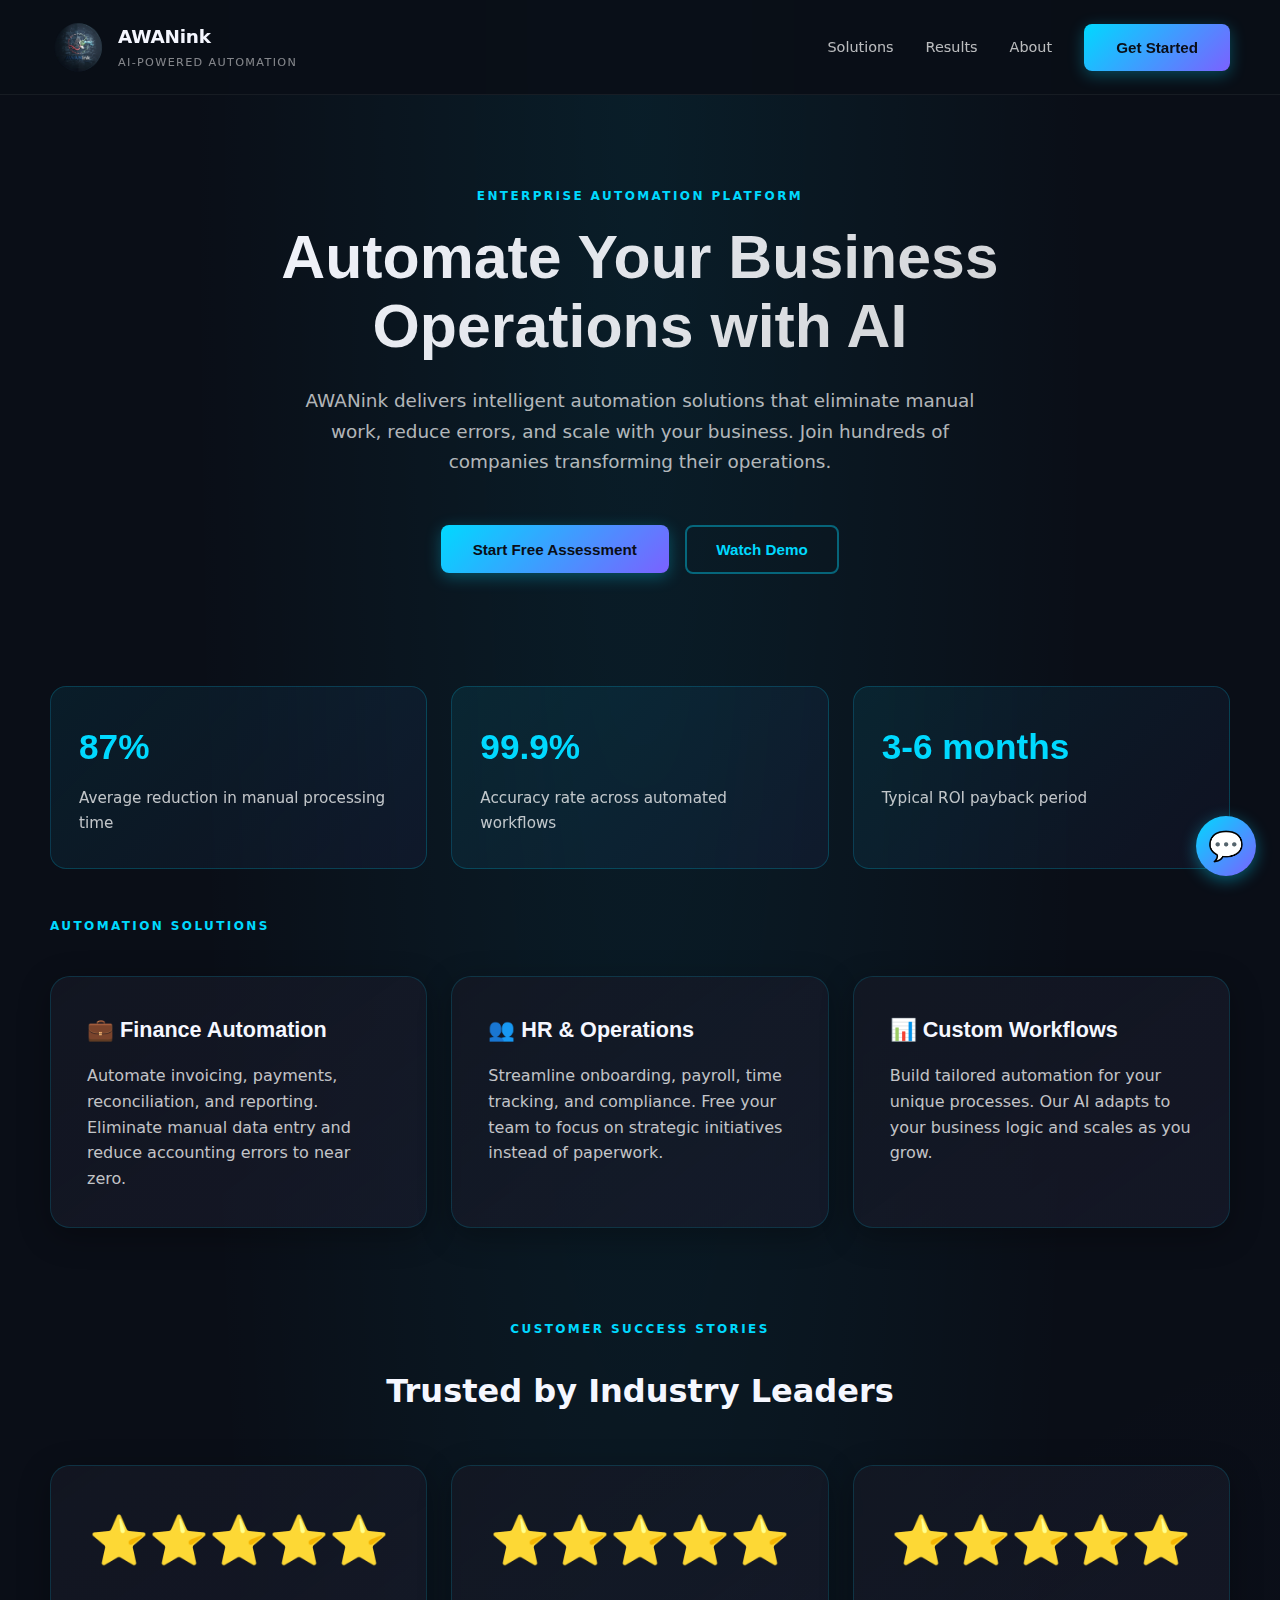
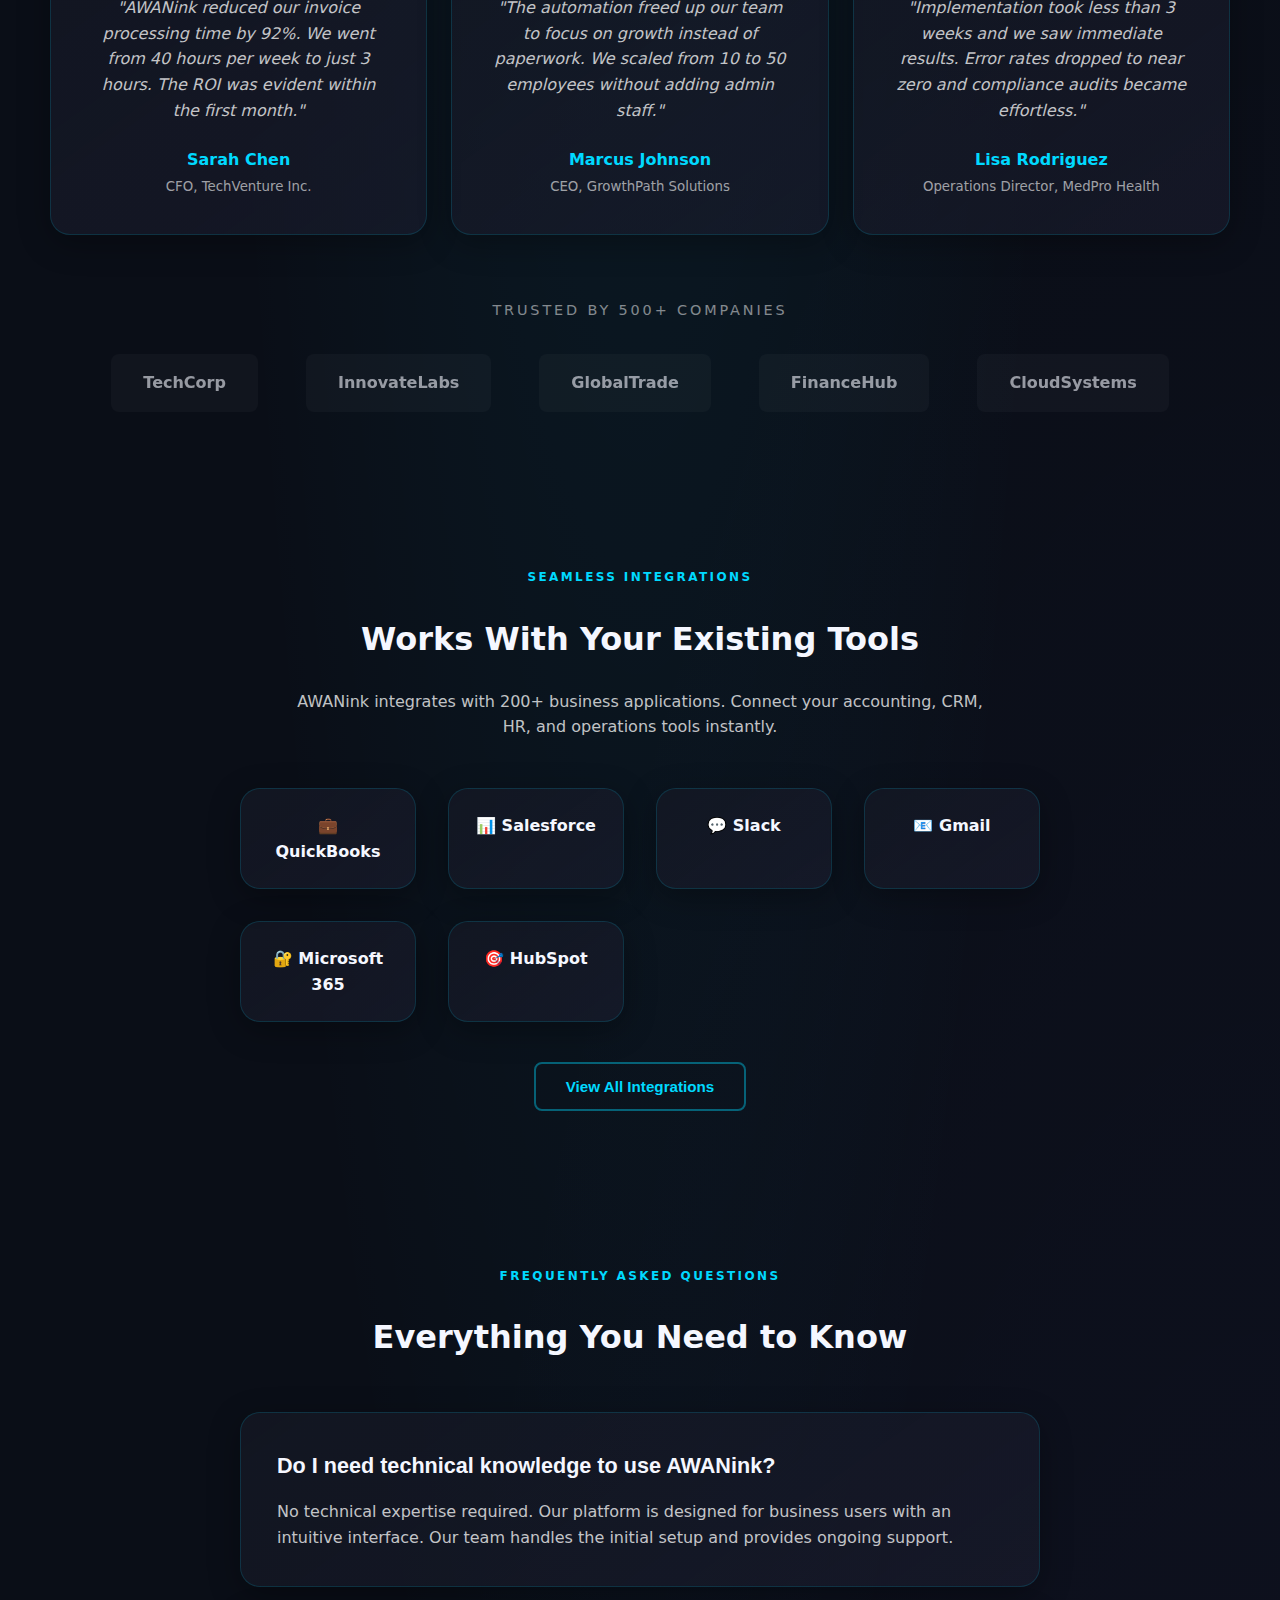
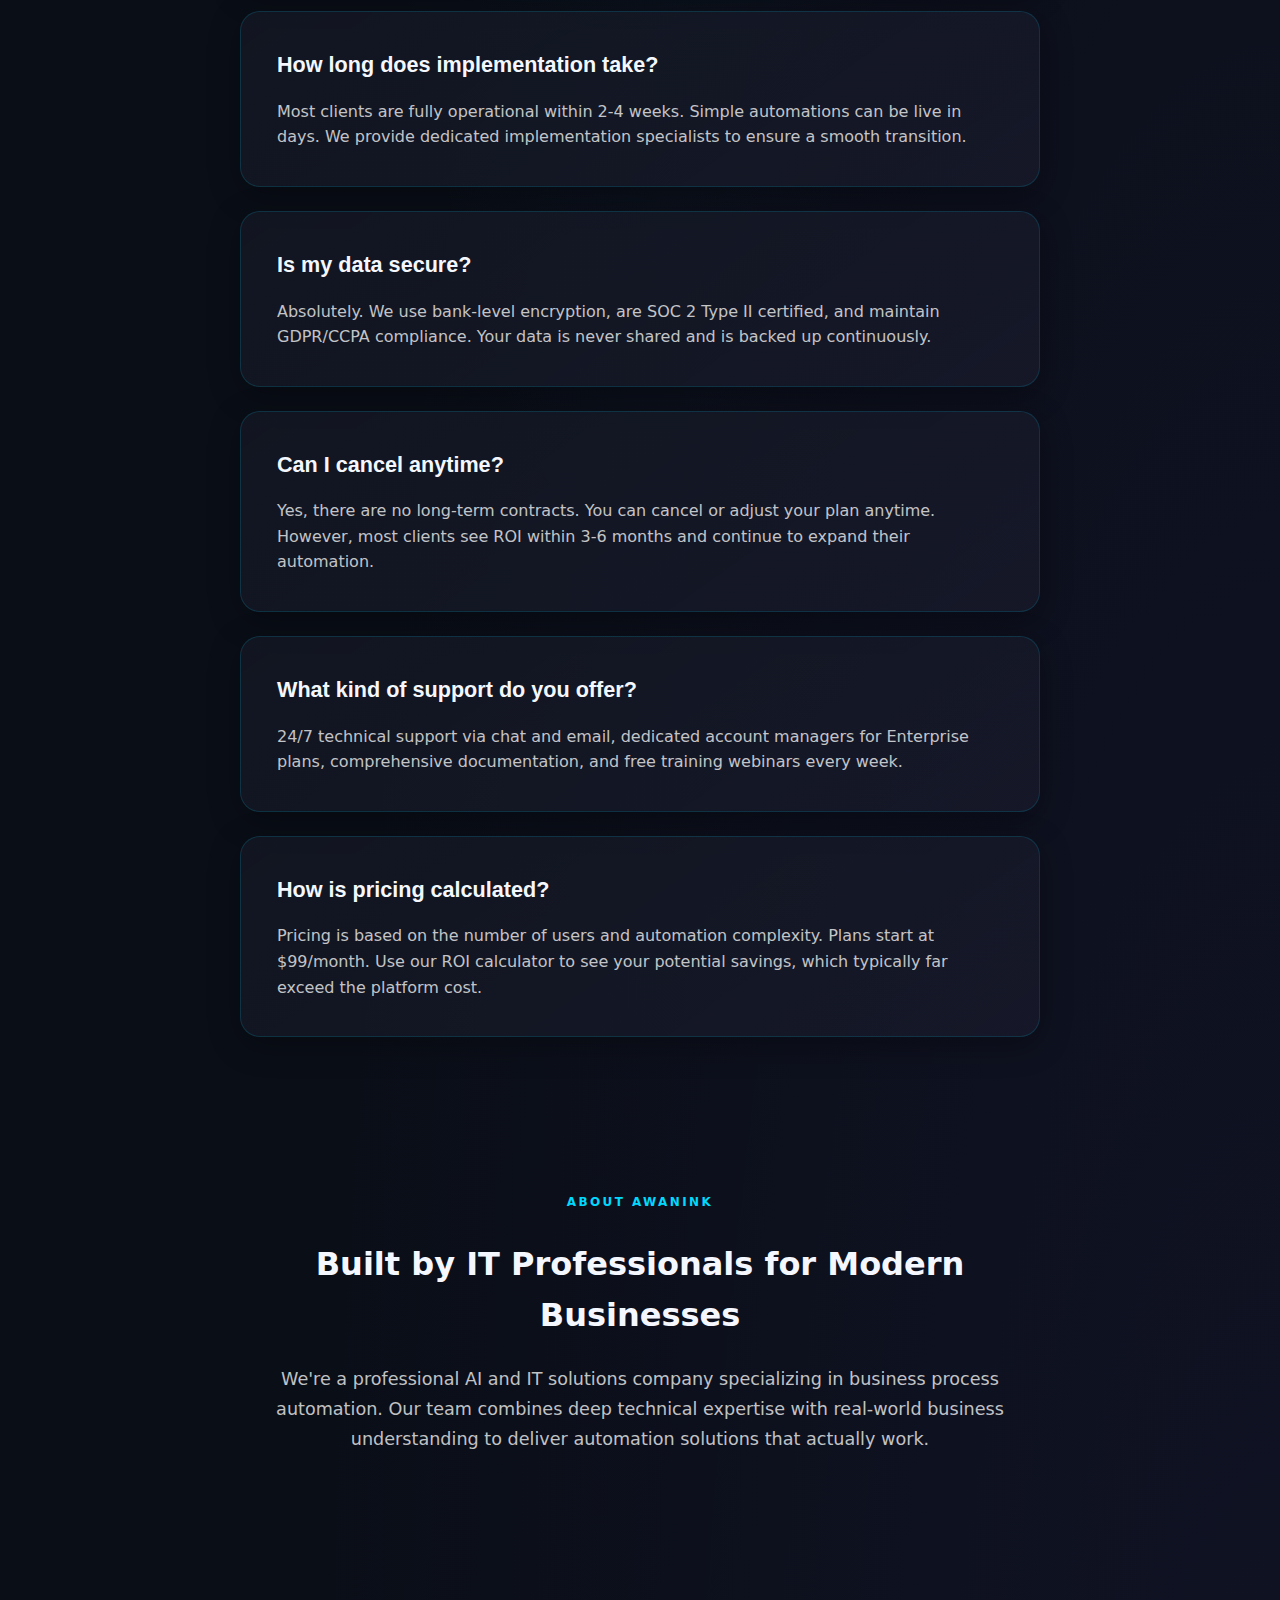
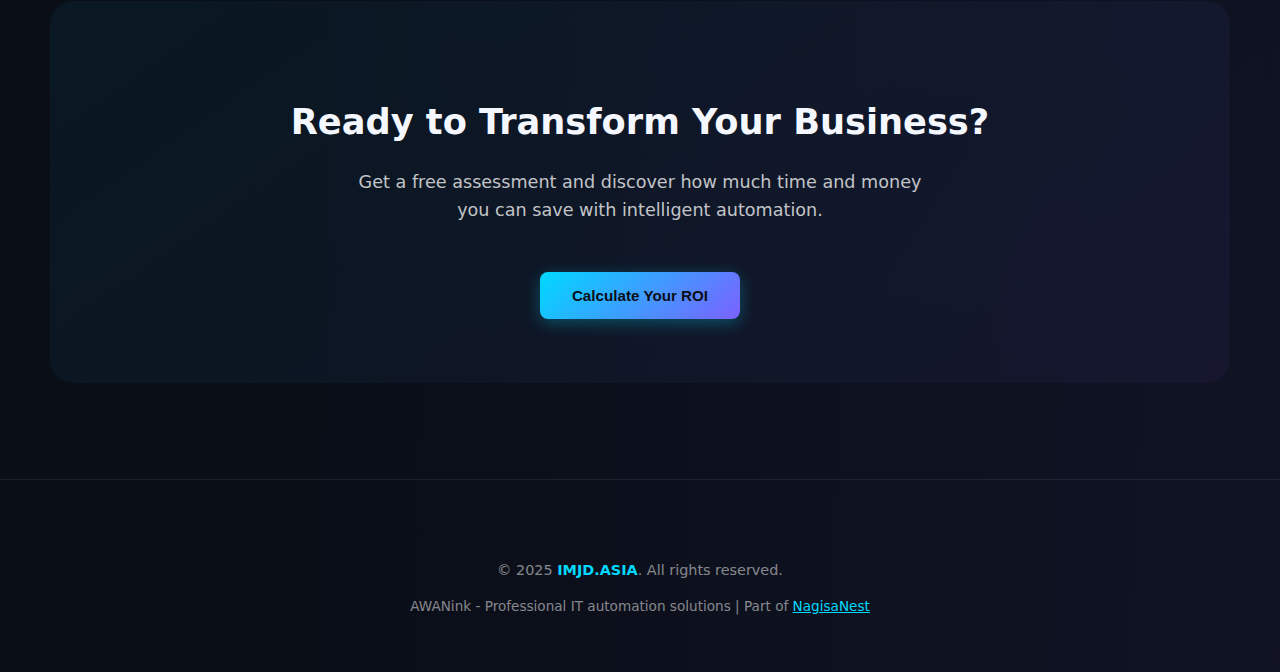
<file: index.html>
<!DOCTYPE html>
<html lang="en">
<head>
  <meta charset="UTF-8" />
  <meta name="viewport" content="width=device-width, initial-scale=1.0" />
  <title>AWANink | AI-Powered Business Automation Solutions</title>
  <meta name="description" content="Transform your business with intelligent automation. Reduce manual work by 87%, achieve 99.9% accuracy, and see ROI in 3-6 months." />
  <link rel="stylesheet" href="./css/base.css" />
</head>
<body>
  <header class="site-header">
    <nav class="site-nav container" aria-label="Primary">
      <a class="logo" href="./index.html">
        <img src="./awanlink-logo.png" alt="AWANink Logo" />
        <div class="logo-text">
          <strong>AWANink</strong>
          <span>AI-Powered Automation</span>
        </div>
      </a>
      <div class="nav-links">
        <a href="#solutions">Solutions</a>
        <a href="#results">Results</a>
        <a href="#about">About</a>
        <a href="./tech.html">
          <button class="primary" type="button">Get Started</button>
        </a>
      </div>
    </nav>
  </header>

  <main>
    <section class="hero container" id="hero">
      <p class="section-label">Enterprise Automation Platform</p>
      <h1>Automate Your Business Operations with AI</h1>
      <p class="lead">AWANink delivers intelligent automation solutions that eliminate manual work, reduce errors, and scale with your business. Join hundreds of companies transforming their operations.</p>
      <div class="cta-row">
        <a href="./tech.html">
          <button class="primary" type="button">Start Free Assessment</button>
        </a>
        <button class="secondary" type="button" onclick="openDemoModal()">Watch Demo</button>
      </div>
    </section>

    <!-- Demo Modal -->
    <div id="demo-modal" style="display: none; position: fixed; top: 0; left: 0; width: 100%; height: 100%; background: rgba(0, 0, 0, 0.9); z-index: 9999; align-items: center; justify-content: center;">
      <div style="position: relative; max-width: 900px; width: 90%; background: var(--gray-800); border-radius: 16px; padding: 2rem; border: 1px solid rgba(0, 217, 255, 0.3);">
        <button onclick="closeDemoModal()" style="position: absolute; top: 1rem; right: 1rem; background: transparent; border: none; color: white; font-size: 2rem; cursor: pointer; padding: 0.5rem; line-height: 1;">&times;</button>
        <h2 style="margin-top: 0; margin-bottom: 1.5rem;">AWANink Platform Demo</h2>
        <div style="position: relative; padding-bottom: 56.25%; height: 0; background: #000; border-radius: 8px;">
          <iframe id="demo-video" style="position: absolute; top: 0; left: 0; width: 100%; height: 100%; border: none; border-radius: 8px;" src="about:blank" allow="accelerometer; autoplay; clipboard-write; encrypted-media; gyroscope; picture-in-picture" allowfullscreen></iframe>
        </div>
        <p style="margin-top: 1.5rem; color: rgba(255, 255, 255, 0.75);">
          See how AWANink automates complex business processes and delivers measurable ROI in months, not years.
        </p>
      </div>
    </div>

    <script>
      function openDemoModal() {
        const modal = document.getElementById('demo-modal');
        const video = document.getElementById('demo-video');
        // Replace with your actual demo video URL (YouTube, Vimeo, etc.)
        video.src = 'https://www.youtube.com/embed/dQw4w9WgXcQ?autoplay=1';
        modal.style.display = 'flex';
        document.body.style.overflow = 'hidden';
      }

      function closeDemoModal() {
        const modal = document.getElementById('demo-modal');
        const video = document.getElementById('demo-video');
        video.src = 'about:blank';
        modal.style.display = 'none';
        document.body.style.overflow = 'auto';
      }

      // Close modal on ESC key
      document.addEventListener('keydown', function(e) {
        if (e.key === 'Escape') closeDemoModal();
      });

      // Close modal on background click
      document.getElementById('demo-modal')?.addEventListener('click', function(e) {
        if (e.target === this) closeDemoModal();
      });
    </script>

    <section class="container" id="results">
      <div class="metrics-bar" role="list">
        <article class="metric" role="listitem">
          <strong>87%</strong>
          <span>Average reduction in manual processing time</span>
        </article>
        <article class="metric" role="listitem">
          <strong>99.9%</strong>
          <span>Accuracy rate across automated workflows</span>
        </article>
        <article class="metric" role="listitem">
          <strong>3-6 months</strong>
          <span>Typical ROI payback period</span>
        </article>
      </div>
    </section>

    <section class="container" id="solutions">
      <p class="section-label">Automation Solutions</p>
      <div class="grid-3">
        <article class="card">
          <h3>💼 Finance Automation</h3>
          <p>Automate invoicing, payments, reconciliation, and reporting. Eliminate manual data entry and reduce accounting errors to near zero.</p>
        </article>
        <article class="card">
          <h3>👥 HR & Operations</h3>
          <p>Streamline onboarding, payroll, time tracking, and compliance. Free your team to focus on strategic initiatives instead of paperwork.</p>
        </article>
        <article class="card">
          <h3>📊 Custom Workflows</h3>
          <p>Build tailored automation for your unique processes. Our AI adapts to your business logic and scales as you grow.</p>
        </article>
      </div>
    </section>

    <!-- Testimonials Section -->
    <section class="container" id="testimonials" style="padding: 5rem 0;">
      <p class="section-label" style="text-align: center;">Customer Success Stories</p>
      <h2 style="text-align: center; font-size: 2rem; margin-bottom: 3rem;">Trusted by Industry Leaders</h2>
      
      <div class="grid-3" style="margin-bottom: 3rem;">
        <article class="card" style="text-align: center;">
          <div style="font-size: 3rem; margin-bottom: 1rem;">⭐⭐⭐⭐⭐</div>
          <p style="font-style: italic; margin-bottom: 1.5rem;">"AWANink reduced our invoice processing time by 92%. We went from 40 hours per week to just 3 hours. The ROI was evident within the first month."</p>
          <strong style="color: var(--accent-primary);">Sarah Chen</strong>
          <br><small style="color: rgba(255,255,255,0.6);">CFO, TechVenture Inc.</small>
        </article>
        <article class="card" style="text-align: center;">
          <div style="font-size: 3rem; margin-bottom: 1rem;">⭐⭐⭐⭐⭐</div>
          <p style="font-style: italic; margin-bottom: 1.5rem;">"The automation freed up our team to focus on growth instead of paperwork. We scaled from 10 to 50 employees without adding admin staff."</p>
          <strong style="color: var(--accent-primary);">Marcus Johnson</strong>
          <br><small style="color: rgba(255,255,255,0.6);">CEO, GrowthPath Solutions</small>
        </article>
        <article class="card" style="text-align: center;">
          <div style="font-size: 3rem; margin-bottom: 1rem;">⭐⭐⭐⭐⭐</div>
          <p style="font-style: italic; margin-bottom: 1.5rem;">"Implementation took less than 3 weeks and we saw immediate results. Error rates dropped to near zero and compliance audits became effortless."</p>
          <strong style="color: var(--accent-primary);">Lisa Rodriguez</strong>
          <br><small style="color: rgba(255,255,255,0.6);">Operations Director, MedPro Health</small>
        </article>
      </div>

      <!-- Client Logos -->
      <div style="text-align: center; margin-top: 4rem;">
        <p style="font-size: 0.9rem; text-transform: uppercase; letter-spacing: 0.2em; color: rgba(255,255,255,0.5); margin-bottom: 2rem;">Trusted by 500+ Companies</p>
        <div style="display: flex; justify-content: center; align-items: center; gap: 3rem; flex-wrap: wrap; opacity: 0.6;">
          <div style="padding: 1rem 2rem; background: rgba(255,255,255,0.05); border-radius: 8px; font-weight: 600;">TechCorp</div>
          <div style="padding: 1rem 2rem; background: rgba(255,255,255,0.05); border-radius: 8px; font-weight: 600;">InnovateLabs</div>
          <div style="padding: 1rem 2rem; background: rgba(255,255,255,0.05); border-radius: 8px; font-weight: 600;">GlobalTrade</div>
          <div style="padding: 1rem 2rem; background: rgba(255,255,255,0.05); border-radius: 8px; font-weight: 600;">FinanceHub</div>
          <div style="padding: 1rem 2rem; background: rgba(255,255,255,0.05); border-radius: 8px; font-weight: 600;">CloudSystems</div>
        </div>
      </div>
    </section>

    <!-- Integrations Section -->
    <section class="container" style="padding: 4rem 0; text-align: center;">
      <p class="section-label">Seamless Integrations</p>
      <h2 style="font-size: 2rem; margin-bottom: 1.5rem;">Works With Your Existing Tools</h2>
      <p style="max-width: 700px; margin: 0 auto 3rem; color: rgba(255,255,255,0.75);">
        AWANink integrates with 200+ business applications. Connect your accounting, CRM, HR, and operations tools instantly.
      </p>
      <div style="display: grid; grid-template-columns: repeat(auto-fit, minmax(150px, 1fr)); gap: 2rem; max-width: 800px; margin: 0 auto;">
        <div class="card" style="padding: 1.5rem; text-align: center;">
          <strong>💼 QuickBooks</strong>
        </div>
        <div class="card" style="padding: 1.5rem; text-align: center;">
          <strong>📊 Salesforce</strong>
        </div>
        <div class="card" style="padding: 1.5rem; text-align: center;">
          <strong>💬 Slack</strong>
        </div>
        <div class="card" style="padding: 1.5rem; text-align: center;">
          <strong>📧 Gmail</strong>
        </div>
        <div class="card" style="padding: 1.5rem; text-align: center;">
          <strong>🔐 Microsoft 365</strong>
        </div>
        <div class="card" style="padding: 1.5rem; text-align: center;">
          <strong>🎯 HubSpot</strong>
        </div>
      </div>
      <div style="margin-top: 2.5rem;">
        <a href="./integrations.html"><button class="secondary">View All Integrations</button></a>
      </div>
    </section>

    <!-- FAQ Section -->
    <section class="container" id="faq" style="padding: 5rem 0;">
      <p class="section-label" style="text-align: center;">Frequently Asked Questions</p>
      <h2 style="text-align: center; font-size: 2rem; margin-bottom: 3rem;">Everything You Need to Know</h2>
      
      <div style="max-width: 800px; margin: 0 auto;">
        <div class="card" style="margin-bottom: 1.5rem;">
          <h3 style="margin-top: 0;">Do I need technical knowledge to use AWANink?</h3>
          <p style="margin-bottom: 0;">No technical expertise required. Our platform is designed for business users with an intuitive interface. Our team handles the initial setup and provides ongoing support.</p>
        </div>
        <div class="card" style="margin-bottom: 1.5rem;">
          <h3 style="margin-top: 0;">How long does implementation take?</h3>
          <p style="margin-bottom: 0;">Most clients are fully operational within 2-4 weeks. Simple automations can be live in days. We provide dedicated implementation specialists to ensure a smooth transition.</p>
        </div>
        <div class="card" style="margin-bottom: 1.5rem;">
          <h3 style="margin-top: 0;">Is my data secure?</h3>
          <p style="margin-bottom: 0;">Absolutely. We use bank-level encryption, are SOC 2 Type II certified, and maintain GDPR/CCPA compliance. Your data is never shared and is backed up continuously.</p>
        </div>
        <div class="card" style="margin-bottom: 1.5rem;">
          <h3 style="margin-top: 0;">Can I cancel anytime?</h3>
          <p style="margin-bottom: 0;">Yes, there are no long-term contracts. You can cancel or adjust your plan anytime. However, most clients see ROI within 3-6 months and continue to expand their automation.</p>
        </div>
        <div class="card" style="margin-bottom: 1.5rem;">
          <h3 style="margin-top: 0;">What kind of support do you offer?</h3>
          <p style="margin-bottom: 0;">24/7 technical support via chat and email, dedicated account managers for Enterprise plans, comprehensive documentation, and free training webinars every week.</p>
        </div>
        <div class="card">
          <h3 style="margin-top: 0;">How is pricing calculated?</h3>
          <p style="margin-bottom: 0;">Pricing is based on the number of users and automation complexity. Plans start at $99/month. Use our ROI calculator to see your potential savings, which typically far exceed the platform cost.</p>
        </div>
      </div>
    </section>

    <section class="container" id="about" style="padding: 4rem 0;">
      <div style="max-width: 800px; margin: 0 auto; text-align: center;">
        <p class="section-label">About AWANink</p>
        <h2 style="font-size: 2rem; margin-bottom: 1.5rem;">Built by IT Professionals for Modern Businesses</h2>
        <p style="font-size: 1.1rem; line-height: 1.7; color: rgba(255, 255, 255, 0.75);">
          We're a professional AI and IT solutions company specializing in business process automation. Our team combines deep technical expertise with real-world business understanding to deliver automation solutions that actually work.
        </p>
      </div>
    </section>

    <section class="container" style="padding: 4rem 0; text-align: center; background: linear-gradient(145deg, rgba(0, 217, 255, 0.05), rgba(123, 97, 255, 0.05)); border-radius: 24px; margin: 4rem auto;">
      <h2 style="font-size: 2.2rem; margin-bottom: 1rem;">Ready to Transform Your Business?</h2>
      <p style="font-size: 1.1rem; color: rgba(255, 255, 255, 0.75); margin-bottom: 2rem; max-width: 600px; margin-left: auto; margin-right: auto;">
        Get a free assessment and discover how much time and money you can save with intelligent automation.
      </p>
      <div class="cta-row">
        <a href="./tech.html">
          <button class="primary" type="button">Calculate Your ROI</button>
        </a>
      </div>
    </section>
  </main>

  <footer class="site-footer">
    <div class="container">
      <p>&copy; 2025 <a href="https://imjd.asia" target="_blank" rel="noopener noreferrer" style="color: var(--accent-primary); text-decoration: none; font-weight: 600;">IMJD.ASIA</a>. All rights reserved.</p>
      <p style="margin-top: 0.5rem; font-size: 0.85rem;">
        AWANink - Professional IT automation solutions | Part of <a href="https://nagisanest.org/" target="_blank" rel="noopener noreferrer" style="color: var(--accent-primary); text-decoration: underline;">NagisaNest</a>
      </p>
    </div>
  </footer>

  <!-- Live Chat Widget -->
  <div id="chat-widget" style="position: fixed; bottom: 24px; right: 24px; z-index: 10000;">
    <button onclick="toggleChat()" style="width: 60px; height: 60px; border-radius: 50%; background: linear-gradient(135deg, var(--accent-primary), var(--accent-secondary)); border: none; box-shadow: 0 4px 16px rgba(0, 217, 255, 0.4); cursor: pointer; font-size: 1.8rem; color: white; display: flex; align-items: center; justify-content: center;">
      💬
    </button>
    <div id="chat-box" style="display: none; position: absolute; bottom: 80px; right: 0; width: 350px; height: 450px; background: var(--gray-800); border: 1px solid rgba(0, 217, 255, 0.3); border-radius: 16px; box-shadow: 0 8px 32px rgba(0, 0, 0, 0.4); overflow: hidden;">
      <div style="padding: 1.5rem; background: linear-gradient(135deg, var(--accent-primary), var(--accent-secondary)); color: #0a0e17;">
        <h3 style="margin: 0; font-size: 1.1rem;">Chat with Us</h3>
        <p style="margin: 0.5rem 0 0; font-size: 0.85rem; opacity: 0.9;">We typically reply within minutes</p>
      </div>
      <div style="padding: 1.5rem; height: calc(100% - 140px); overflow-y: auto;">
        <div style="background: rgba(0, 217, 255, 0.1); padding: 1rem; border-radius: 12px; margin-bottom: 1rem;">
          <p style="margin: 0; font-size: 0.95rem;">👋 Hi! How can we help you today?</p>
        </div>
        <p style="font-size: 0.9rem; color: rgba(255,255,255,0.7);">Quick options:</p>
        <button onclick="chatOption('demo')" style="width: 100%; padding: 0.75rem; margin-bottom: 0.5rem; background: rgba(0, 217, 255, 0.1); border: 1px solid rgba(0, 217, 255, 0.3); border-radius: 8px; color: white; cursor: pointer; text-align: left; font-size: 0.9rem;">📹 Schedule a Demo</button>
        <button onclick="chatOption('pricing')" style="width: 100%; padding: 0.75rem; margin-bottom: 0.5rem; background: rgba(0, 217, 255, 0.1); border: 1px solid rgba(0, 217, 255, 0.3); border-radius: 8px; color: white; cursor: pointer; text-align: left; font-size: 0.9rem;">💰 Ask About Pricing</button>
        <button onclick="chatOption('roi')" style="width: 100%; padding: 0.75rem; background: rgba(0, 217, 255, 0.1); border: 1px solid rgba(0, 217, 255, 0.3); border-radius: 8px; color: white; cursor: pointer; text-align: left; font-size: 0.9rem;">📊 Calculate ROI</button>
      </div>
    </div>
  </div>

  <script>
    function toggleChat() {
      const chatBox = document.getElementById('chat-box');
      chatBox.style.display = chatBox.style.display === 'none' ? 'block' : 'none';
    }

    function chatOption(type) {
      if (type === 'demo') window.location.href = './contact.html';
      if (type === 'pricing') window.location.href = './pricing.html';
      if (type === 'roi') window.location.href = './tech-accelerator.html';
    }
  </script>
</body>
</html>
</file>
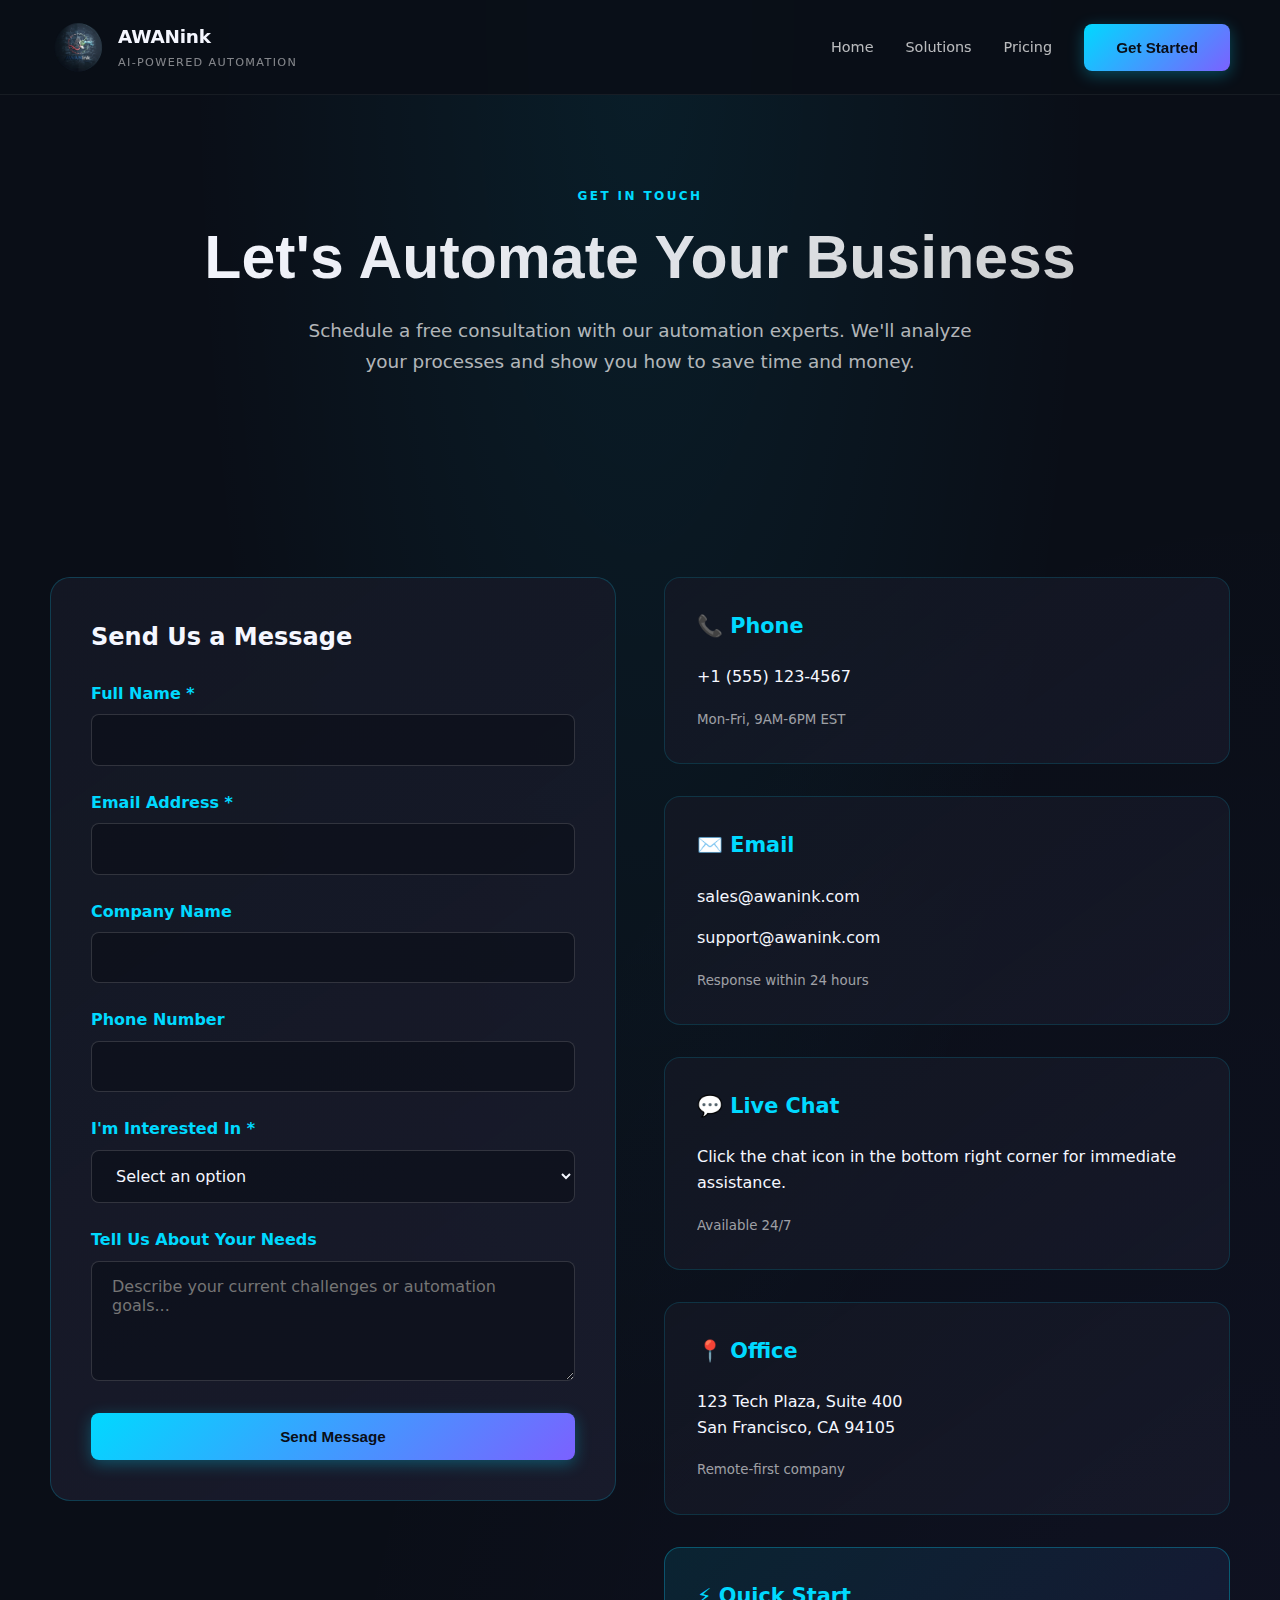
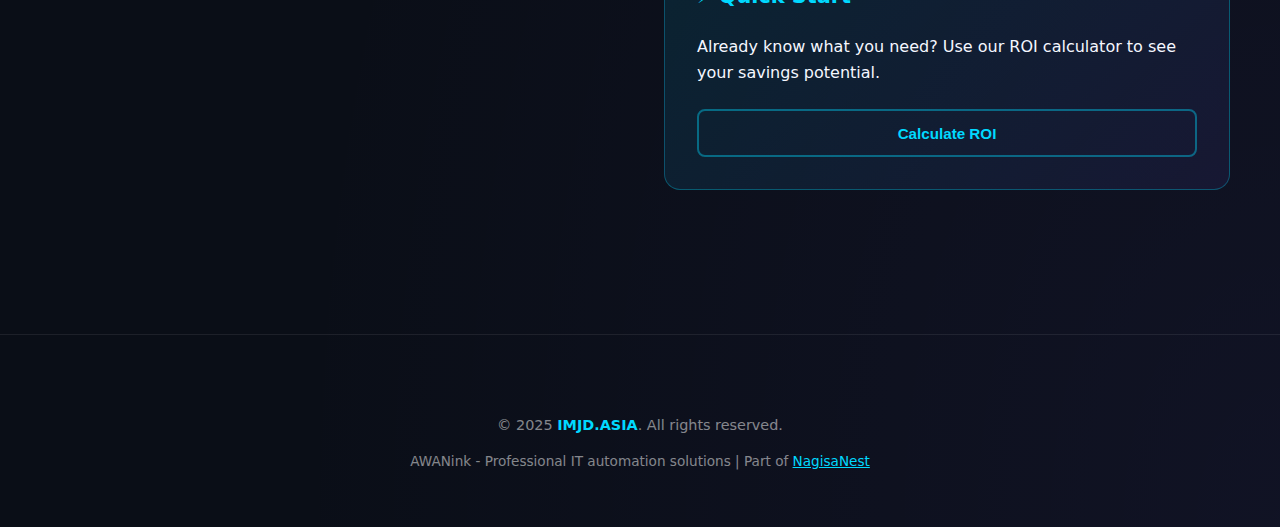
<file: contact.html>
<!DOCTYPE html>
<html lang="en">
<head>
  <meta charset="UTF-8" />
  <meta name="viewport" content="width=device-width, initial-scale=1.0" />
  <title>Contact Us | AWANink</title>
  <meta name="description" content="Get in touch with AWANink automation experts. Schedule a consultation or request a demo." />
  <link rel="stylesheet" href="./css/base.css" />
  <style>
    .contact-grid {
      display: grid;
      grid-template-columns: 1fr 1fr;
      gap: 3rem;
      margin-top: 3rem;
    }

    @media (max-width: 768px) {
      .contact-grid {
        grid-template-columns: 1fr;
      }
    }

    .contact-form {
      background: linear-gradient(145deg, rgba(20, 24, 36, 0.95), rgba(27, 29, 47, 0.85));
      border: 1px solid rgba(0, 217, 255, 0.2);
      border-radius: 20px;
      padding: 2.5rem;
    }

    .form-group {
      margin-bottom: 1.5rem;
    }

    .form-group label {
      display: block;
      margin-bottom: 0.5rem;
      font-weight: 600;
      color: var(--accent-primary);
    }

    .form-group input,
    .form-group textarea,
    .form-group select {
      width: 100%;
      padding: 0.95rem 1.25rem;
      border: 1px solid rgba(255, 255, 255, 0.15);
      border-radius: 8px;
      background: rgba(10, 14, 23, 0.6);
      color: var(--fg);
      font-size: 1rem;
      font-family: inherit;
      transition: border-color 0.2s ease;
    }

    .form-group input:focus,
    .form-group textarea:focus,
    .form-group select:focus {
      outline: none;
      border-color: var(--accent-primary);
    }

    .form-group textarea {
      resize: vertical;
      min-height: 120px;
    }

    .contact-info {
      display: flex;
      flex-direction: column;
      gap: 2rem;
    }

    .info-card {
      background: linear-gradient(145deg, rgba(20, 24, 36, 0.8), rgba(27, 29, 47, 0.6));
      border: 1px solid rgba(0, 217, 255, 0.15);
      border-radius: 16px;
      padding: 2rem;
    }

    .info-card h3 {
      margin-top: 0;
      color: var(--accent-primary);
      font-size: 1.3rem;
    }

    .success-message {
      display: none;
      padding: 1.5rem;
      background: rgba(0, 255, 136, 0.1);
      border: 1px solid var(--accent-success);
      border-radius: 8px;
      color: var(--accent-success);
      margin-bottom: 1.5rem;
    }
  </style>
</head>
<body>
  <header class="site-header">
    <nav class="site-nav container" aria-label="Primary">
      <a class="logo" href="./index.html">
        <img src="./awanlink-logo.png" alt="AWANink Logo" />
        <div class="logo-text">
          <strong>AWANink</strong>
          <span>AI-Powered Automation</span>
        </div>
      </a>
      <div class="nav-links">
        <a href="./index.html">Home</a>
        <a href="./index.html#solutions">Solutions</a>
        <a href="./pricing.html">Pricing</a>
        <a href="./tech.html">
          <button class="primary" type="button">Get Started</button>
        </a>
      </div>
    </nav>
  </header>

  <main>
    <section class="hero container">
      <p class="section-label">Get In Touch</p>
      <h1>Let's Automate Your Business</h1>
      <p class="lead">Schedule a free consultation with our automation experts. We'll analyze your processes and show you how to save time and money.</p>
    </section>

    <section class="container" style="padding: 3rem 0;">
      <div class="contact-grid">
        <div>
          <div class="contact-form">
            <h2 style="margin-top: 0; margin-bottom: 1.5rem;">Send Us a Message</h2>
            
            <div class="success-message" id="success-message">
              ✓ Thank you! We'll get back to you within 24 hours.
            </div>

            <form id="contact-form">
              <div class="form-group">
                <label for="name">Full Name *</label>
                <input type="text" id="name" name="name" required />
              </div>

              <div class="form-group">
                <label for="email">Email Address *</label>
                <input type="email" id="email" name="email" required />
              </div>

              <div class="form-group">
                <label for="company">Company Name</label>
                <input type="text" id="company" name="company" />
              </div>

              <div class="form-group">
                <label for="phone">Phone Number</label>
                <input type="tel" id="phone" name="phone" />
              </div>

              <div class="form-group">
                <label for="interest">I'm Interested In *</label>
                <select id="interest" name="interest" required>
                  <option value="">Select an option</option>
                  <option value="demo">Schedule a Demo</option>
                  <option value="roi">ROI Assessment</option>
                  <option value="finance">Finance Automation</option>
                  <option value="hr">HR Automation</option>
                  <option value="custom">Custom Solution</option>
                  <option value="other">Other</option>
                </select>
              </div>

              <div class="form-group">
                <label for="message">Tell Us About Your Needs</label>
                <textarea id="message" name="message" placeholder="Describe your current challenges or automation goals..."></textarea>
              </div>

              <button type="submit" class="primary" style="width: 100%;">Send Message</button>
            </form>
          </div>
        </div>

        <div class="contact-info">
          <div class="info-card">
            <h3>📞 Phone</h3>
            <p>+1 (555) 123-4567</p>
            <small style="color: rgba(255,255,255,0.6);">Mon-Fri, 9AM-6PM EST</small>
          </div>

          <div class="info-card">
            <h3>✉️ Email</h3>
            <p>sales@awanink.com</p>
            <p>support@awanink.com</p>
            <small style="color: rgba(255,255,255,0.6);">Response within 24 hours</small>
          </div>

          <div class="info-card">
            <h3>💬 Live Chat</h3>
            <p>Click the chat icon in the bottom right corner for immediate assistance.</p>
            <small style="color: rgba(255,255,255,0.6);">Available 24/7</small>
          </div>

          <div class="info-card">
            <h3>📍 Office</h3>
            <p>123 Tech Plaza, Suite 400<br>San Francisco, CA 94105</p>
            <small style="color: rgba(255,255,255,0.6);">Remote-first company</small>
          </div>

          <div class="info-card" style="background: linear-gradient(135deg, rgba(0, 217, 255, 0.1), rgba(123, 97, 255, 0.08)); border-color: rgba(0, 217, 255, 0.3);">
            <h3>⚡ Quick Start</h3>
            <p style="margin-bottom: 1.5rem;">Already know what you need? Use our ROI calculator to see your savings potential.</p>
            <a href="./tech-accelerator.html"><button class="secondary" style="width: 100%;">Calculate ROI</button></a>
          </div>
        </div>
      </div>
    </section>
  </main>

  <footer class="site-footer">
    <div class="container">
      <p>&copy; 2025 <a href="https://imjd.asia" target="_blank" rel="noopener noreferrer" style="color: var(--accent-primary); text-decoration: none; font-weight: 600;">IMJD.ASIA</a>. All rights reserved.</p>
      <p style="margin-top: 0.5rem; font-size: 0.85rem;">
        AWANink - Professional IT automation solutions | Part of <a href="https://nagisanest.org/" target="_blank" rel="noopener noreferrer" style="color: var(--accent-primary); text-decoration: underline;">NagisaNest</a>
      </p>
    </div>
  </footer>

  <script>
    document.getElementById('contact-form').addEventListener('submit', function(e) {
      e.preventDefault();
      
      // Show success message
      const successMsg = document.getElementById('success-message');
      successMsg.style.display = 'block';
      
      // Reset form
      this.reset();
      
      // Scroll to success message
      successMsg.scrollIntoView({ behavior: 'smooth', block: 'center' });
      
      // Hide message after 5 seconds
      setTimeout(() => {
        successMsg.style.display = 'none';
      }, 5000);
      
      // In production, you would send this data to your backend
      // fetch('/api/contact', { method: 'POST', body: new FormData(this) });
    });
  </script>
</body>
</html>
</file>
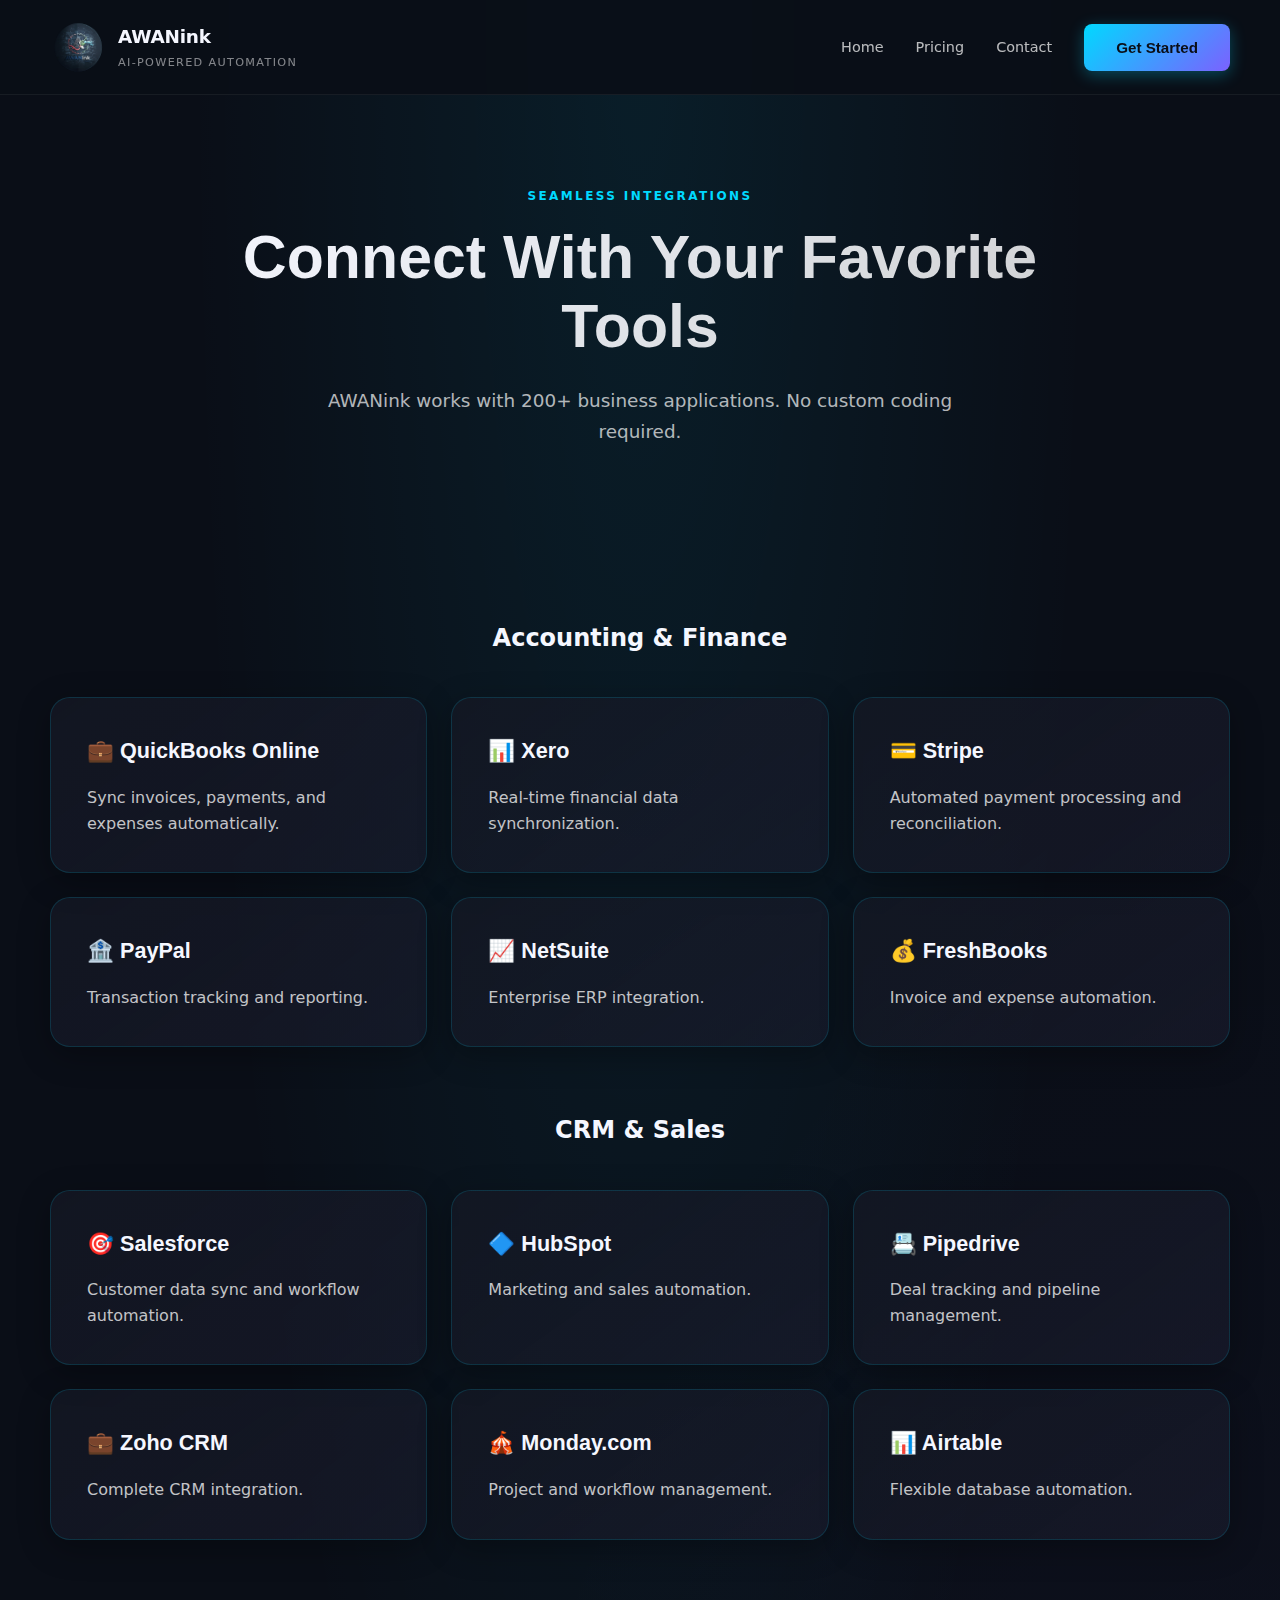
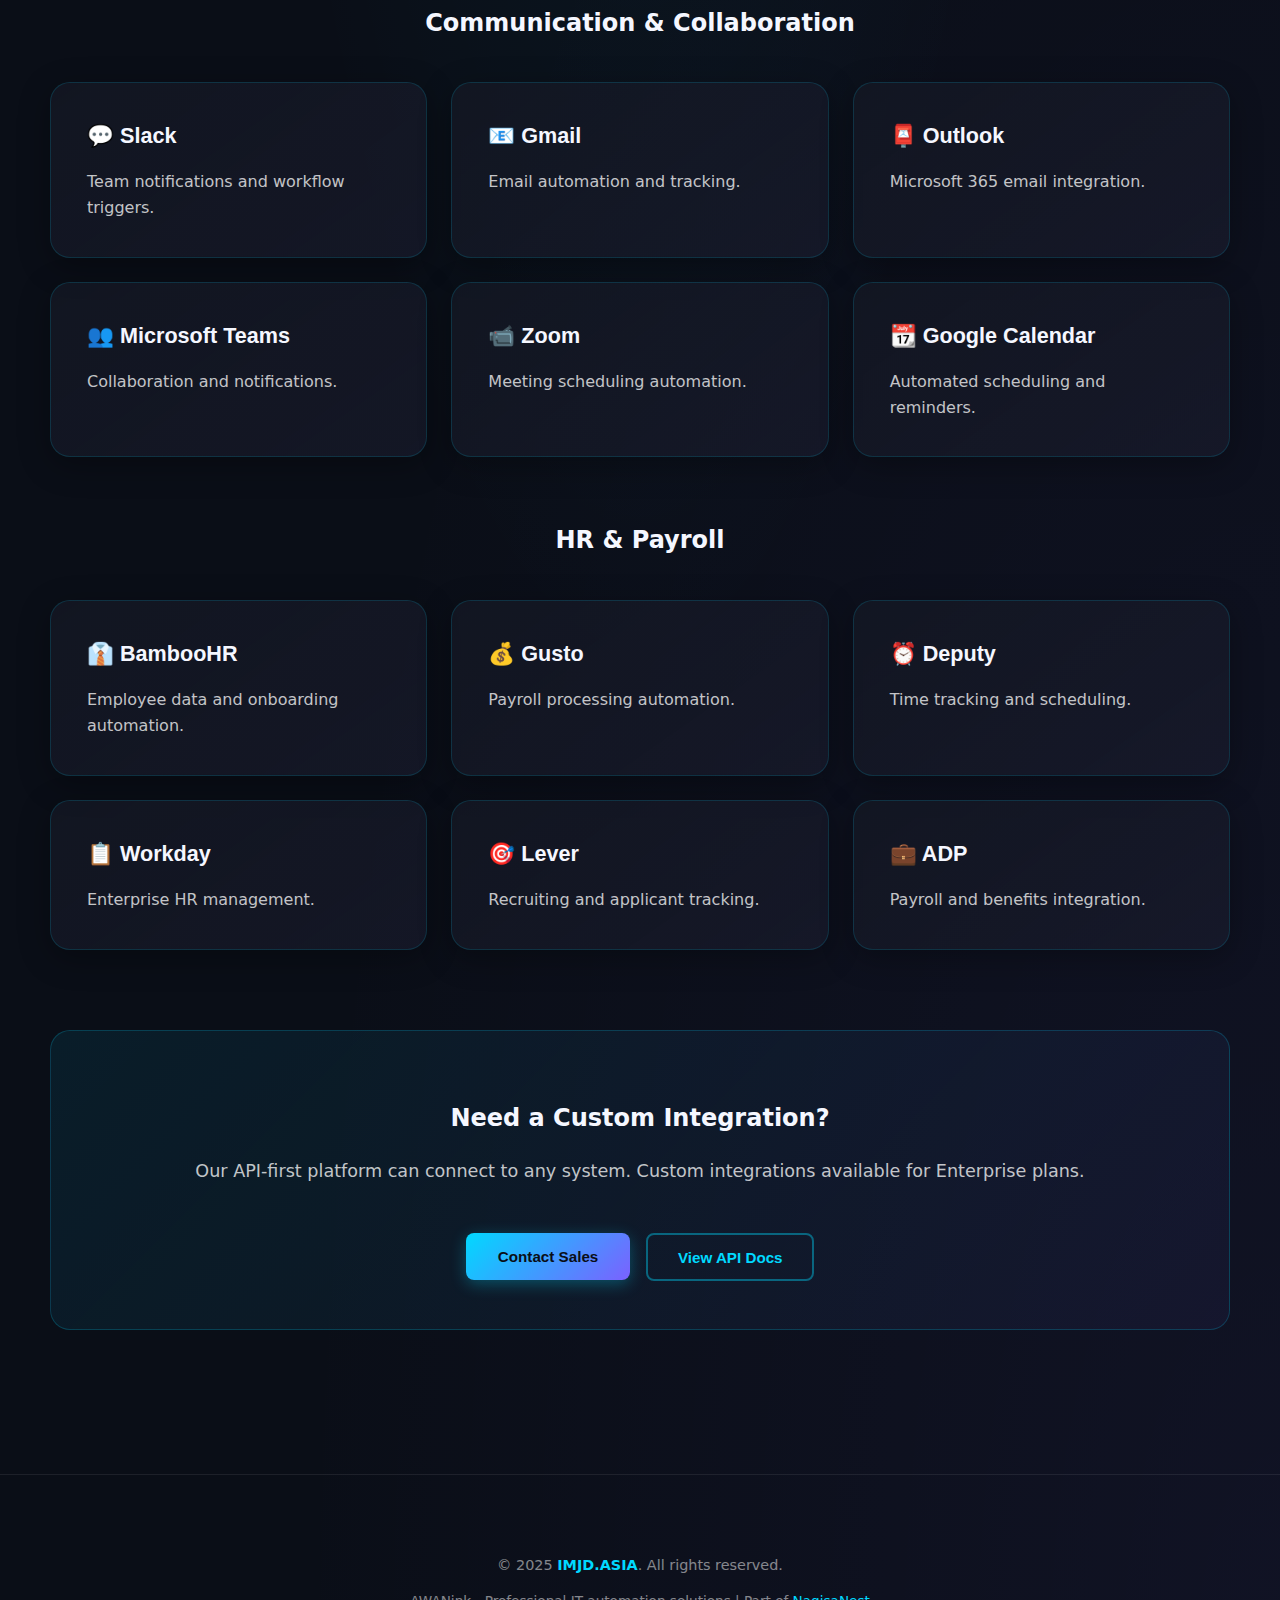
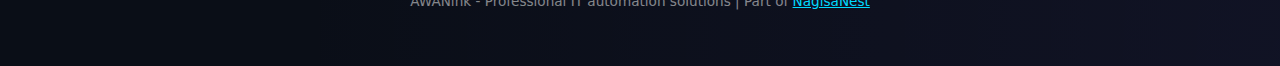
<file: integrations.html>
<!DOCTYPE html>
<html lang="en">
<head>
  <meta charset="UTF-8" />
  <meta name="viewport" content="width=device-width, initial-scale=1.0" />
  <title>Integrations | AWANink</title>
  <meta name="description" content="AWANink integrates with 200+ business applications. Connect your tools seamlessly." />
  <link rel="stylesheet" href="./css/base.css" />
</head>
<body>
  <header class="site-header">
    <nav class="site-nav container" aria-label="Primary">
      <a class="logo" href="./index.html">
        <img src="./awanlink-logo.png" alt="AWANink Logo" />
        <div class="logo-text">
          <strong>AWANink</strong>
          <span>AI-Powered Automation</span>
        </div>
      </a>
      <div class="nav-links">
        <a href="./index.html">Home</a>
        <a href="./pricing.html">Pricing</a>
        <a href="./contact.html">Contact</a>
        <a href="./tech.html">
          <button class="primary" type="button">Get Started</button>
        </a>
      </div>
    </nav>
  </header>

  <main>
    <section class="hero container">
      <p class="section-label">Seamless Integrations</p>
      <h1>Connect With Your Favorite Tools</h1>
      <p class="lead">AWANink works with 200+ business applications. No custom coding required.</p>
    </section>

    <section class="container" style="padding: 3rem 0;">
      <h2 style="text-align: center; margin-bottom: 2rem;">Accounting & Finance</h2>
      <div class="grid-3">
        <div class="card"><h3>💼 QuickBooks Online</h3><p>Sync invoices, payments, and expenses automatically.</p></div>
        <div class="card"><h3>📊 Xero</h3><p>Real-time financial data synchronization.</p></div>
        <div class="card"><h3>💳 Stripe</h3><p>Automated payment processing and reconciliation.</p></div>
        <div class="card"><h3>🏦 PayPal</h3><p>Transaction tracking and reporting.</p></div>
        <div class="card"><h3>📈 NetSuite</h3><p>Enterprise ERP integration.</p></div>
        <div class="card"><h3>💰 FreshBooks</h3><p>Invoice and expense automation.</p></div>
      </div>

      <h2 style="text-align: center; margin: 4rem 0 2rem;">CRM & Sales</h2>
      <div class="grid-3">
        <div class="card"><h3>🎯 Salesforce</h3><p>Customer data sync and workflow automation.</p></div>
        <div class="card"><h3>🔷 HubSpot</h3><p>Marketing and sales automation.</p></div>
        <div class="card"><h3>📇 Pipedrive</h3><p>Deal tracking and pipeline management.</p></div>
        <div class="card"><h3>💼 Zoho CRM</h3><p>Complete CRM integration.</p></div>
        <div class="card"><h3>🎪 Monday.com</h3><p>Project and workflow management.</p></div>
        <div class="card"><h3>📊 Airtable</h3><p>Flexible database automation.</p></div>
      </div>

      <h2 style="text-align: center; margin: 4rem 0 2rem;">Communication & Collaboration</h2>
      <div class="grid-3">
        <div class="card"><h3>💬 Slack</h3><p>Team notifications and workflow triggers.</p></div>
        <div class="card"><h3>📧 Gmail</h3><p>Email automation and tracking.</p></div>
        <div class="card"><h3>📮 Outlook</h3><p>Microsoft 365 email integration.</p></div>
        <div class="card"><h3>👥 Microsoft Teams</h3><p>Collaboration and notifications.</p></div>
        <div class="card"><h3>📹 Zoom</h3><p>Meeting scheduling automation.</p></div>
        <div class="card"><h3>📆 Google Calendar</h3><p>Automated scheduling and reminders.</p></div>
      </div>

      <h2 style="text-align: center; margin: 4rem 0 2rem;">HR & Payroll</h2>
      <div class="grid-3">
        <div class="card"><h3>👔 BambooHR</h3><p>Employee data and onboarding automation.</p></div>
        <div class="card"><h3>💰 Gusto</h3><p>Payroll processing automation.</p></div>
        <div class="card"><h3>⏰ Deputy</h3><p>Time tracking and scheduling.</p></div>
        <div class="card"><h3>📋 Workday</h3><p>Enterprise HR management.</p></div>
        <div class="card"><h3>🎯 Lever</h3><p>Recruiting and applicant tracking.</p></div>
        <div class="card"><h3>💼 ADP</h3><p>Payroll and benefits integration.</p></div>
      </div>

      <div style="text-align: center; margin-top: 5rem; padding: 3rem; background: linear-gradient(135deg, rgba(0, 217, 255, 0.08), rgba(123, 97, 255, 0.05)); border-radius: 20px; border: 1px solid rgba(0, 217, 255, 0.2);">
        <h2>Need a Custom Integration?</h2>
        <p style="font-size: 1.1rem; color: rgba(255,255,255,0.75); margin-bottom: 2rem;">Our API-first platform can connect to any system. Custom integrations available for Enterprise plans.</p>
        <div class="cta-row">
          <a href="./contact.html"><button class="primary">Contact Sales</button></a>
          <button class="secondary">View API Docs</button>
        </div>
      </div>
    </section>
  </main>

  <footer class="site-footer">
    <div class="container">
      <p>&copy; 2025 <a href="https://imjd.asia" target="_blank" rel="noopener noreferrer" style="color: var(--accent-primary); text-decoration: none; font-weight: 600;">IMJD.ASIA</a>. All rights reserved.</p>
      <p style="margin-top: 0.5rem; font-size: 0.85rem;">
        AWANink - Professional IT automation solutions | Part of <a href="https://nagisanest.org/" target="_blank" rel="noopener noreferrer" style="color: var(--accent-primary); text-decoration: underline;">NagisaNest</a>
      </p>
    </div>
  </footer>
</body>
</html>
</file>
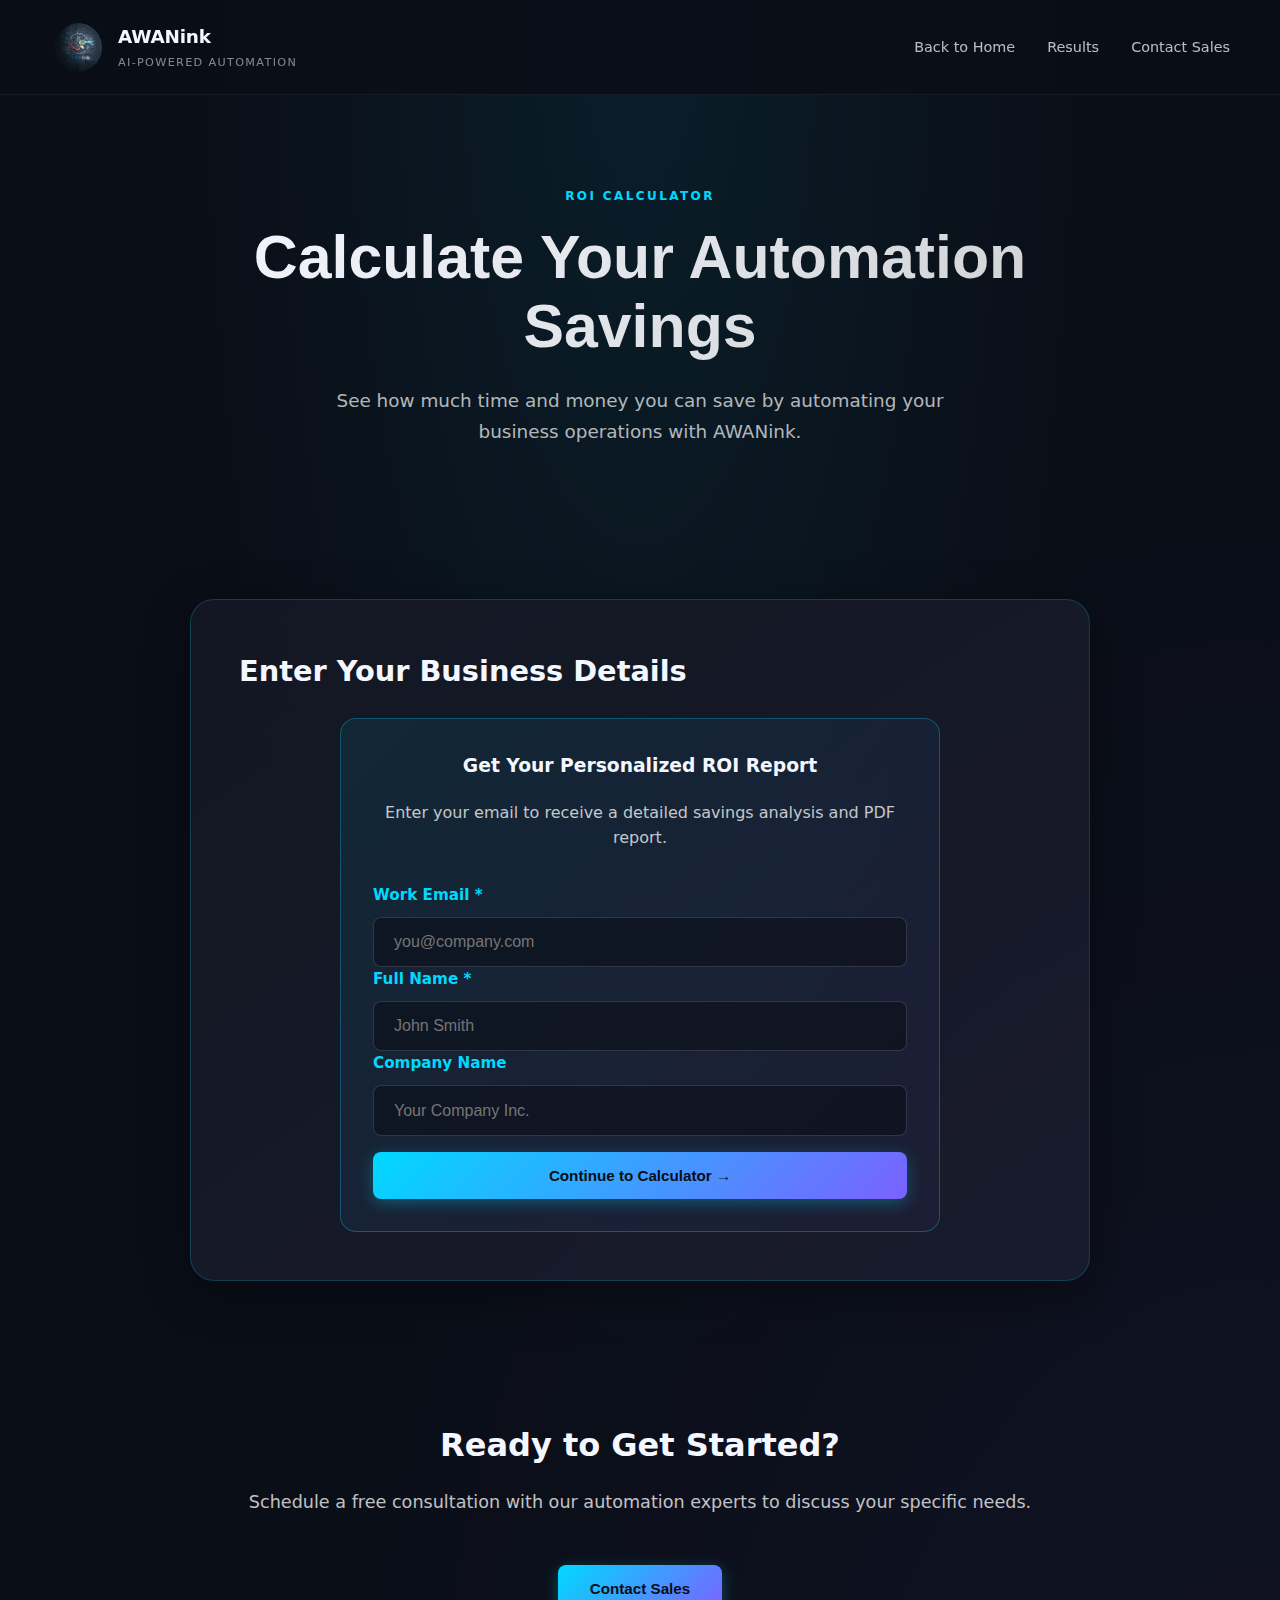
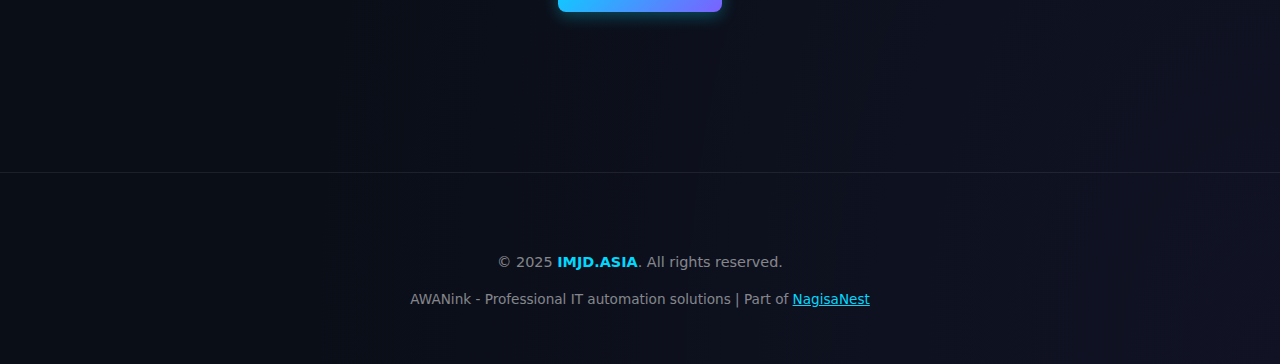
<file: practical-accelerator.html>
<!DOCTYPE html>
<html lang="en">
<head>
  <meta charset="UTF-8" />
  <meta name="viewport" content="width=device-width, initial-scale=1.0" />
  <title>ROI Calculator | AWANink</title>
  <meta name="description" content="Calculate your potential savings and ROI with AWANink automation solutions." />
  <link rel="stylesheet" href="./css/practical.css" />
  <style>
    .calculator-container {
      max-width: 900px;
      margin: 0 auto;
      padding: 3rem 0;
    }

    .calculator-card {
      background: linear-gradient(145deg, rgba(20, 24, 36, 0.95), rgba(27, 29, 47, 0.85));
      border: 1px solid rgba(0, 217, 255, 0.2);
      border-radius: 24px;
      padding: 3rem;
      box-shadow: 0 12px 48px rgba(0, 0, 0, 0.4);
    }

    .form-grid {
      display: grid;
      grid-template-columns: repeat(auto-fit, minmax(280px, 1fr));
      gap: 2rem;
      margin-top: 2rem;
    }

    .form-group {
      display: flex;
      flex-direction: column;
      gap: 0.6rem;
    }

    .form-group label {
      font-weight: 600;
      font-size: 0.95rem;
      color: var(--accent-primary);
    }

    .form-group input,
    .form-group select {
      padding: 0.95rem 1.25rem;
      border: 1px solid rgba(255, 255, 255, 0.15);
      border-radius: 8px;
      background: rgba(10, 14, 23, 0.6);
      color: var(--fg);
      font-size: 1rem;
      transition: border-color 0.2s ease;
    }

    .form-group input:focus,
    .form-group select:focus {
      outline: none;
      border-color: var(--accent-primary);
    }

    .form-group small {
      color: rgba(255, 255, 255, 0.6);
      font-size: 0.85rem;
    }

    .results-section {
      margin-top: 3rem;
      padding: 2.5rem;
      background: linear-gradient(135deg, rgba(0, 217, 255, 0.08), rgba(123, 97, 255, 0.05));
      border: 1px solid rgba(0, 217, 255, 0.3);
      border-radius: 20px;
    }

    .results-grid {
      display: grid;
      grid-template-columns: repeat(auto-fit, minmax(200px, 1fr));
      gap: 2rem;
      margin-top: 2rem;
    }

    .result-item {
      text-align: center;
    }

    .result-value {
      display: block;
      font-size: 2.5rem;
      font-weight: 700;
      color: var(--accent-primary);
      font-family: var(--font-display);
      margin-bottom: 0.5rem;
    }

    .result-label {
      font-size: 0.95rem;
      color: rgba(255, 255, 255, 0.75);
    }

    .calculate-btn {
      margin-top: 2rem;
      width: 100%;
    }

    .breakdown {
      margin-top: 2rem;
      padding-top: 2rem;
      border-top: 1px solid rgba(255, 255, 255, 0.1);
    }

    .breakdown h4 {
      margin-bottom: 1rem;
      color: var(--fg);
    }

    .breakdown-item {
      display: flex;
      justify-content: space-between;
      padding: 0.75rem 0;
      border-bottom: 1px solid rgba(255, 255, 255, 0.05);
    }

    .breakdown-item:last-child {
      border-bottom: none;
    }
  </style>
</head>
<body>
  <header class="site-header">
    <nav class="site-nav container" aria-label="Primary">
      <a class="logo" href="./index.html">
        <img src="./awanlink-logo.png" alt="AWANink Logo" />
        <div class="logo-text">
          <strong>AWANink</strong>
          <span>AI-Powered Automation</span>
        </div>
      </a>
      <div class="nav-links">
        <a href="./practical.html">Back to Home</a>
        <a href="#results">Results</a>
        <a href="#contact">Contact Sales</a>
      </div>
    </nav>
  </header>

  <main>
    <section class="hero container">
      <p class="section-label">ROI Calculator</p>
      <h1>Calculate Your Automation Savings</h1>
      <p class="lead">See how much time and money you can save by automating your business operations with AWANink.</p>
    </section>

    <section class="calculator-container container">
      <div class="calculator-card">
        <h2 style="margin-top: 0; font-size: 1.8rem;">Enter Your Business Details</h2>
        
        <!-- Lead Capture Form (shown first) -->
        <div id="lead-capture" style="max-width: 600px; margin: 0 auto; padding: 2rem; background: linear-gradient(135deg, rgba(0, 217, 255, 0.08), rgba(123, 97, 255, 0.05)); border: 1px solid rgba(0, 217, 255, 0.3); border-radius: 16px;">
          <h3 style="margin-top: 0; text-align: center;">Get Your Personalized ROI Report</h3>
          <p style="text-align: center; color: rgba(255,255,255,0.75); margin-bottom: 2rem;">Enter your email to receive a detailed savings analysis and PDF report.</p>
          
          <form id="lead-form">
            <div class="form-group">
              <label for="lead-email">Work Email *</label>
              <input type="email" id="lead-email" name="leadEmail" required placeholder="you@company.com" />
            </div>
            <div class="form-group">
              <label for="lead-name">Full Name *</label>
              <input type="text" id="lead-name" name="leadName" required placeholder="John Smith" />
            </div>
            <div class="form-group">
              <label for="lead-company">Company Name</label>
              <input type="text" id="lead-company" name="leadCompany" placeholder="Your Company Inc." />
            </div>
            <button type="submit" class="primary" style="width: 100%; margin-top: 1rem;">Continue to Calculator →</button>
          </form>
        </div>

        <!-- ROI Calculator Form (shown after lead capture) -->
        <form id="roi-calculator-form" style="display: none;">
          <div class="form-grid">
            <div class="form-group">
              <label for="employees">Number of Employees</label>
              <input type="number" id="employees" name="employees" min="1" value="10" required />
              <small>Full-time employees in your organization</small>
            </div>

            <div class="form-group">
              <label for="avg-hourly-rate">Average Hourly Rate ($)</label>
              <input type="number" id="avg-hourly-rate" name="avgHourlyRate" min="1" value="35" required />
              <small>Average cost per employee hour</small>
            </div>

            <div class="form-group">
              <label for="manual-hours">Manual Process Hours/Week</label>
              <input type="number" id="manual-hours" name="manualHours" min="1" value="40" required />
              <small>Hours spent on manual tasks per week</small>
            </div>

            <div class="form-group">
              <label for="error-rate">Current Error Rate (%)</label>
              <input type="number" id="error-rate" name="errorRate" min="0" max="100" value="5" required />
              <small>Percentage of tasks with errors</small>
            </div>

            <div class="form-group">
              <label for="error-cost">Average Cost per Error ($)</label>
              <input type="number" id="error-cost" name="errorCost" min="0" value="500" required />
              <small>Average cost to fix each error</small>
            </div>

            <div class="form-group">
              <label for="industry">Industry</label>
              <select id="industry" name="industry" required>
                <option value="finance">Finance & Accounting</option>
                <option value="healthcare">Healthcare</option>
                <option value="retail">Retail & E-commerce</option>
                <option value="manufacturing">Manufacturing</option>
                <option value="services">Professional Services</option>
                <option value="other">Other</option>
              </select>
              <small>Your primary industry</small>
            </div>
          </div>

          <button type="submit" class="primary calculate-btn">Calculate My ROI</button>
        </form>

        <div id="results" class="results-section" style="display: none;">
          <h3 style="margin-top: 0; text-align: center; font-size: 1.6rem;">Your Potential Savings</h3>
          
          <div class="results-grid">
            <div class="result-item">
              <span class="result-value" id="annual-savings">$0</span>
              <span class="result-label">Annual Savings</span>
            </div>
            <div class="result-item">
              <span class="result-value" id="time-saved">0</span>
              <span class="result-label">Hours Saved/Year</span>
            </div>
            <div class="result-item">
              <span class="result-value" id="roi-months">0</span>
              <span class="result-label">Months to ROI</span>
            </div>
            <div class="result-item">
              <span class="result-value" id="productivity-gain">0%</span>
              <span class="result-label">Productivity Gain</span>
            </div>
          </div>

          <div class="breakdown">
            <h4>Savings Breakdown</h4>
            <div class="breakdown-item">
              <span>Time Savings (87% reduction)</span>
              <strong id="time-savings-value">$0/year</strong>
            </div>
            <div class="breakdown-item">
              <span>Error Reduction (95% fewer errors)</span>
              <strong id="error-savings-value">$0/year</strong>
            </div>
            <div class="breakdown-item">
              <span>Efficiency Gains</span>
              <strong id="efficiency-value">$0/year</strong>
            </div>
            <div class="breakdown-item" style="margin-top: 1rem; padding-top: 1rem; border-top: 2px solid rgba(0, 217, 255, 0.3);">
              <span style="font-size: 1.1rem; font-weight: 600;">Total Annual Savings</span>
              <strong id="total-savings" style="font-size: 1.3rem; color: var(--accent-primary);">$0</strong>
            </div>
          </div>

          <div class="cta-row" style="margin-top: 2.5rem;">
            <button class="primary" type="button" onclick="window.location.href='#contact'">Schedule a Consultation</button>
            <button class="secondary" type="button" onclick="window.print()">Download Report</button>
          </div>
        </div>
      </div>
    </section>

    <section class="container" id="contact" style="padding: 4rem 0; text-align: center;">
      <h2 style="font-size: 2rem; margin-bottom: 1rem;">Ready to Get Started?</h2>
      <p style="font-size: 1.1rem; color: rgba(255, 255, 255, 0.75); margin-bottom: 2rem;">
        Schedule a free consultation with our automation experts to discuss your specific needs.
      </p>
      <div class="cta-row">
        <button class="primary" type="button">Contact Sales</button>
      </div>
    </section>
  </main>

  <footer class="site-footer">
    <div class="container">
      <p>&copy; 2025 <a href="https://imjd.asia" target="_blank" rel="noopener noreferrer" style="color: var(--accent-primary); text-decoration: none; font-weight: 600;">IMJD.ASIA</a>. All rights reserved.</p>
      <p style="margin-top: 0.5rem; font-size: 0.85rem;">
        AWANink - Professional IT automation solutions | Part of <a href="https://nagisanest.org/" target="_blank" rel="noopener noreferrer" style="color: var(--accent-primary); text-decoration: underline;">NagisaNest</a>
      </p>
    </div>
  </footer>

  <script type="module" src="./js/calculator.js"></script>
  <script>
    // Lead capture handling
    document.getElementById('lead-form')?.addEventListener('submit', function(e) {
      e.preventDefault();
      
      // Store lead info (in production, send to backend)
      const leadData = {
        email: document.getElementById('lead-email').value,
        name: document.getElementById('lead-name').value,
        company: document.getElementById('lead-company').value,
        timestamp: new Date().toISOString()
      };
      
      console.log('Lead captured:', leadData);
      // In production: fetch('/api/leads', { method: 'POST', body: JSON.stringify(leadData) });
      
      // Hide lead capture, show calculator
      document.getElementById('lead-capture').style.display = 'none';
      document.getElementById('roi-calculator-form').style.display = 'block';
      document.querySelector('.calculator-card h2').scrollIntoView({ behavior: 'smooth' });
    });
  </script>
</body>
</html>
</file>
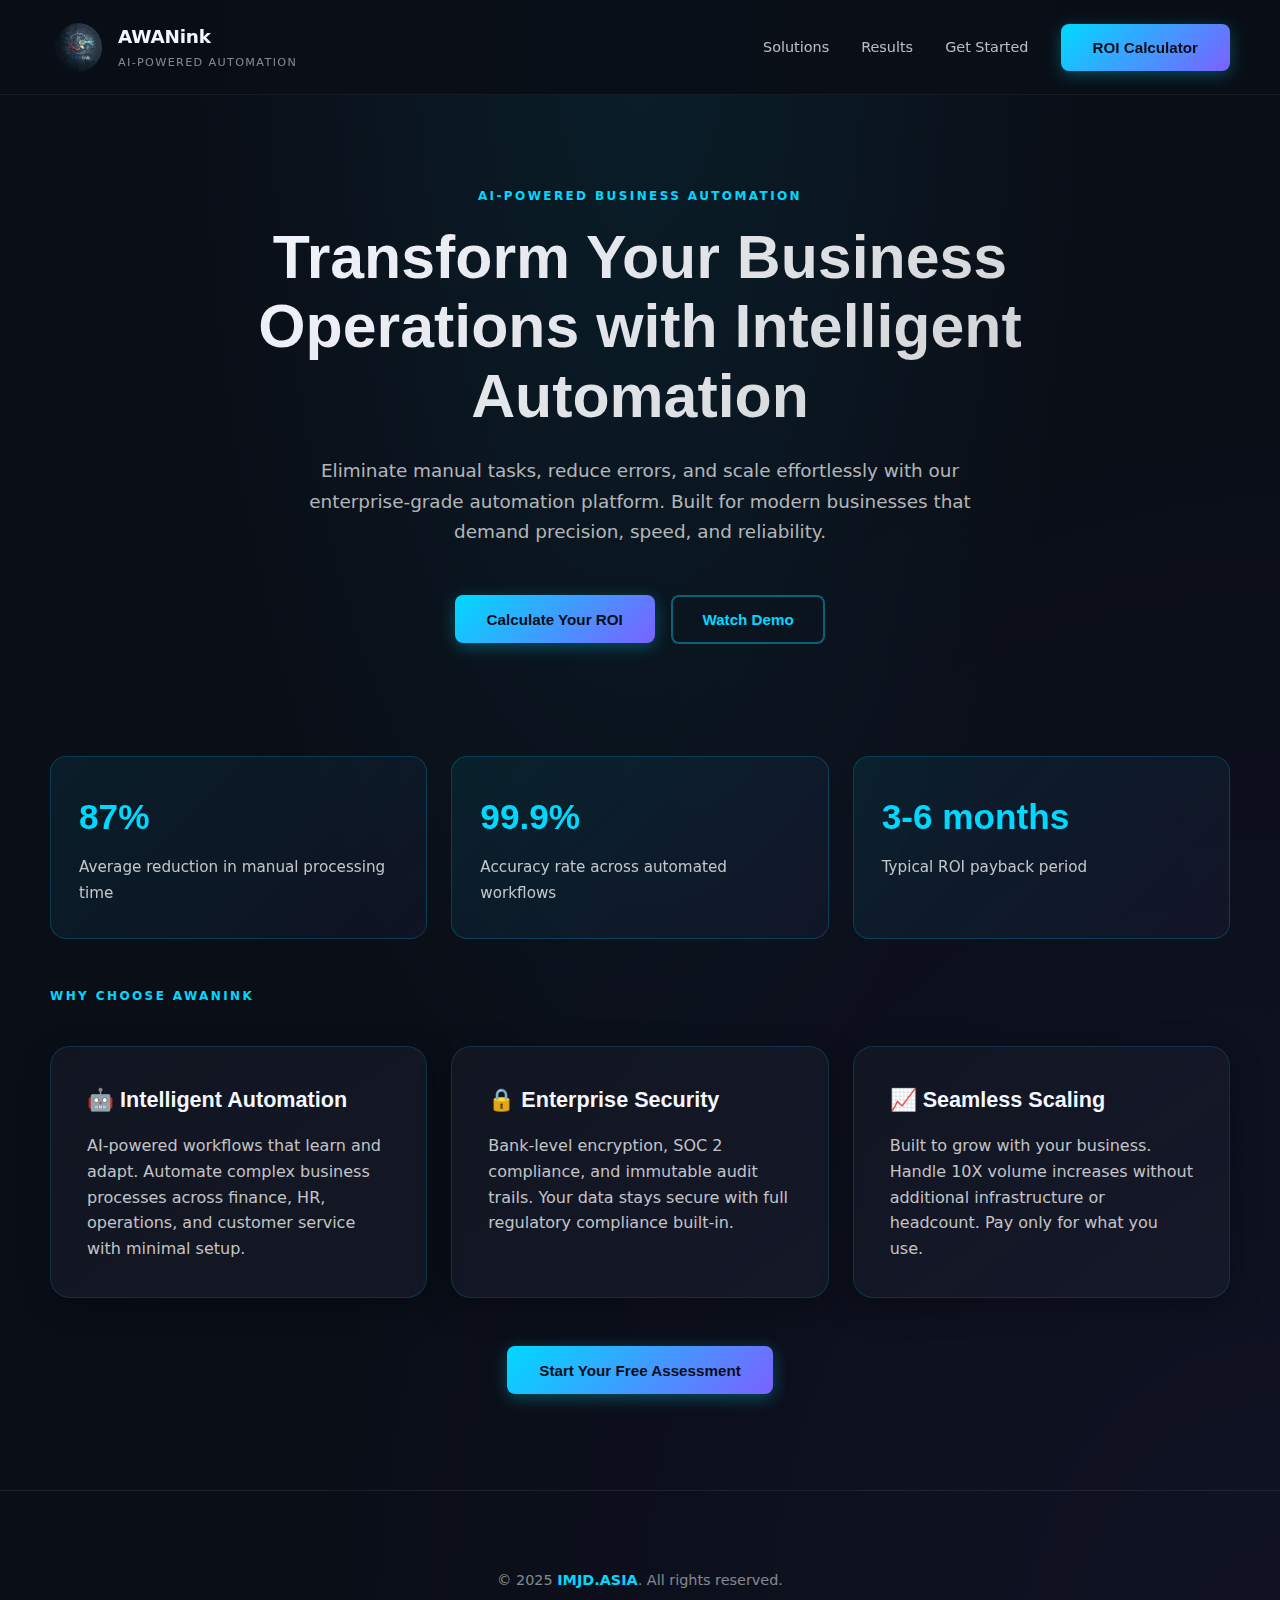
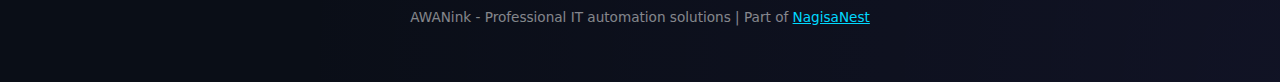
<file: practical.html>
<!DOCTYPE html>
<html lang="en">
<head>
  <meta charset="UTF-8" />
  <meta name="viewport" content="width=device-width, initial-scale=1.0" />
  <title>AWAN Practical Entrepreneur | AWANink</title>
  <link rel="stylesheet" href="./css/practical.css" />
</head>
<body>
  <header class="site-header">
    <nav class="site-nav container" aria-label="Primary">
      <a class="logo" href="./index.html">
        <img src="./awanlink-logo.png" alt="AWANink Logo" />
        <div class="logo-text">
          <strong>AWANink</strong>
          <span>AI-Powered Automation</span>
        </div>
      </a>
      <div class="nav-links">
        <a href="#benefits">Solutions</a>
        <a href="#proof">Results</a>
        <a href="#cta">Get Started</a>
        <a href="./practical-accelerator.html">
          <button class="primary" type="button">ROI Calculator</button>
        </a>
      </div>
    </nav>
  </header>

  <main>
    <section class="hero container" id="hero">
      <p class="section-label">AI-Powered Business Automation</p>
      <h1>Transform Your Business Operations with Intelligent Automation</h1>
      <p class="lead">Eliminate manual tasks, reduce errors, and scale effortlessly with our enterprise-grade automation platform. Built for modern businesses that demand precision, speed, and reliability.</p>
      <div class="cta-row">
        <a href="./practical-accelerator.html">
          <button class="primary" type="button">Calculate Your ROI</button>
        </a>
        <button class="secondary" type="button" onclick="openDemoModal()">Watch Demo</button>
      </div>
    </section>

    <!-- Demo Modal -->
    <div id="demo-modal" style="display: none; position: fixed; top: 0; left: 0; width: 100%; height: 100%; background: rgba(0, 0, 0, 0.9); z-index: 9999; align-items: center; justify-content: center;">
      <div style="position: relative; max-width: 900px; width: 90%; background: var(--gray-800); border-radius: 16px; padding: 2rem; border: 1px solid rgba(0, 217, 255, 0.3);">
        <button onclick="closeDemoModal()" style="position: absolute; top: 1rem; right: 1rem; background: transparent; border: none; color: white; font-size: 2rem; cursor: pointer; padding: 0.5rem; line-height: 1;">&times;</button>
        <h2 style="margin-top: 0; margin-bottom: 1.5rem;">AWANink Platform Demo</h2>
        <div style="position: relative; padding-bottom: 56.25%; height: 0; background: #000; border-radius: 8px;">
          <iframe id="demo-video" style="position: absolute; top: 0; left: 0; width: 100%; height: 100%; border: none; border-radius: 8px;" src="about:blank" allow="accelerometer; autoplay; clipboard-write; encrypted-media; gyroscope; picture-in-picture" allowfullscreen></iframe>
        </div>
        <p style="margin-top: 1.5rem; color: rgba(255, 255, 255, 0.75);">
          See how AWANink automates complex business processes and delivers measurable ROI in months, not years.
        </p>
      </div>
    </div>

    <script>
      function openDemoModal() {
        const modal = document.getElementById('demo-modal');
        const video = document.getElementById('demo-video');
        video.src = 'https://www.youtube.com/embed/dQw4w9WgXcQ?autoplay=1';
        modal.style.display = 'flex';
        document.body.style.overflow = 'hidden';
      }

      function closeDemoModal() {
        const modal = document.getElementById('demo-modal');
        const video = document.getElementById('demo-video');
        video.src = 'about:blank';
        modal.style.display = 'none';
        document.body.style.overflow = 'auto';
      }

      document.addEventListener('keydown', function(e) {
        if (e.key === 'Escape') closeDemoModal();
      });

      document.getElementById('demo-modal')?.addEventListener('click', function(e) {
        if (e.target === this) closeDemoModal();
      });
    </script>

    <section class="container" id="proof">
      <div class="metrics-bar" role="list">
        <article class="metric" role="listitem">
          <strong>87%</strong>
          <span>Average reduction in manual processing time</span>
        </article>
        <article class="metric" role="listitem">
          <strong>99.9%</strong>
          <span>Accuracy rate across automated workflows</span>
        </article>
        <article class="metric" role="listitem">
          <strong>3-6 months</strong>
          <span>Typical ROI payback period</span>
        </article>
      </div>
    </section>

    <section class="container" id="benefits">
      <p class="section-label">Why Choose AWANink</p>
      <div class="grid-3">
        <article class="card">
          <h3>🤖 Intelligent Automation</h3>
          <p>AI-powered workflows that learn and adapt. Automate complex business processes across finance, HR, operations, and customer service with minimal setup.</p>
        </article>
        <article class="card">
          <h3>🔒 Enterprise Security</h3>
          <p>Bank-level encryption, SOC 2 compliance, and immutable audit trails. Your data stays secure with full regulatory compliance built-in.</p>
        </article>
        <article class="card">
          <h3>📈 Seamless Scaling</h3>
          <p>Built to grow with your business. Handle 10X volume increases without additional infrastructure or headcount. Pay only for what you use.</p>
        </article>
      </div>
      <div class="cta-row" id="cta">
        <a href="./practical-accelerator.html">
          <button class="primary" type="button">Start Your Free Assessment</button>
        </a>
      </div>
    </section>
  </main>

  <footer class="site-footer">
    <div class="container">
      <p>&copy; 2025 <a href="https://imjd.asia" target="_blank" rel="noopener noreferrer" style="color: var(--accent-primary); text-decoration: none; font-weight: 600;">IMJD.ASIA</a>. All rights reserved.</p>
      <p style="margin-top: 0.5rem; font-size: 0.85rem;">
        AWANink - Professional IT automation solutions | Part of <a href="https://nagisanest.org/" target="_blank" rel="noopener noreferrer" style="color: var(--accent-primary); text-decoration: underline;">NagisaNest</a>
      </p>
    </div>
  </footer>
</body>
</html>
</file>
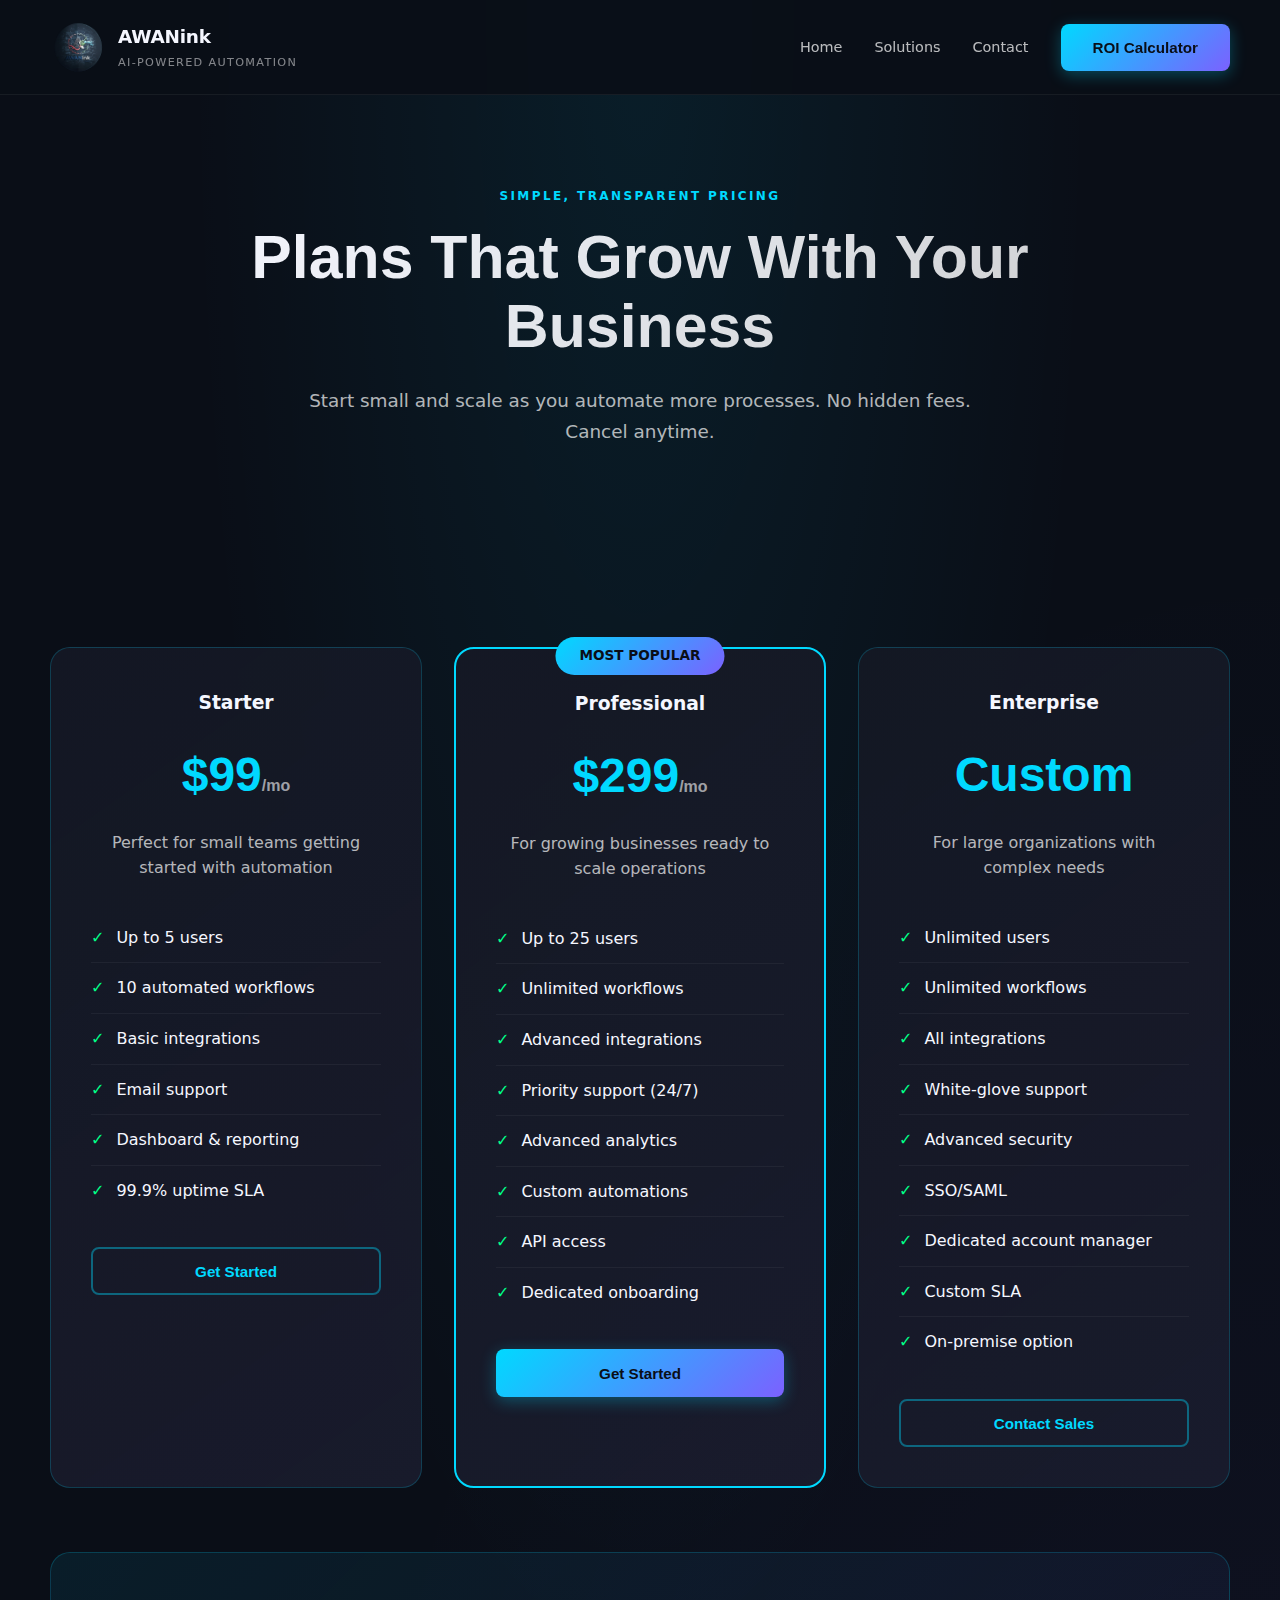
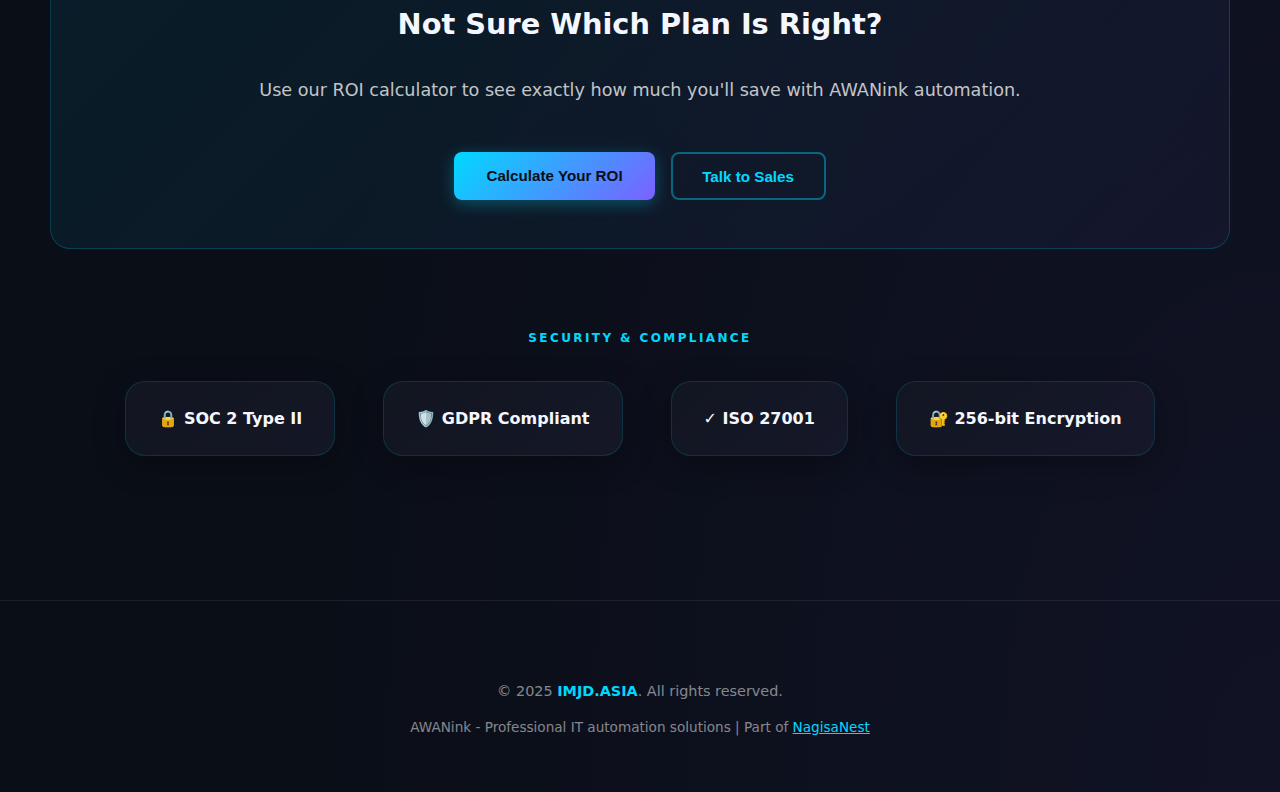
<file: pricing.html>
<!DOCTYPE html>
<html lang="en">
<head>
  <meta charset="UTF-8" />
  <meta name="viewport" content="width=device-width, initial-scale=1.0" />
  <title>Pricing | AWANink</title>
  <meta name="description" content="Transparent pricing for AWANink automation solutions. Plans that scale with your business." />
  <link rel="stylesheet" href="./css/base.css" />
  <style>
    .pricing-grid {
      display: grid;
      grid-template-columns: repeat(auto-fit, minmax(300px, 1fr));
      gap: 2rem;
      margin-top: 3rem;
    }

    .pricing-card {
      background: linear-gradient(145deg, rgba(20, 24, 36, 0.95), rgba(27, 29, 47, 0.85));
      border: 1px solid rgba(0, 217, 255, 0.2);
      border-radius: 20px;
      padding: 2.5rem;
      text-align: center;
      transition: transform 0.3s ease, border-color 0.3s ease;
      position: relative;
    }

    .pricing-card:hover {
      transform: translateY(-8px);
      border-color: rgba(0, 217, 255, 0.4);
    }

    .pricing-card.featured {
      border-color: var(--accent-primary);
      border-width: 2px;
    }

    .pricing-badge {
      position: absolute;
      top: -12px;
      left: 50%;
      transform: translateX(-50%);
      background: linear-gradient(135deg, var(--accent-primary), var(--accent-secondary));
      color: #0a0e17;
      padding: 0.5rem 1.5rem;
      border-radius: 20px;
      font-size: 0.85rem;
      font-weight: 700;
      text-transform: uppercase;
    }

    .price {
      font-size: 3rem;
      font-weight: 700;
      color: var(--accent-primary);
      font-family: var(--font-display);
      margin: 1rem 0;
    }

    .price-period {
      font-size: 1rem;
      color: rgba(255, 255, 255, 0.6);
    }

    .features-list {
      list-style: none;
      padding: 0;
      margin: 2rem 0;
      text-align: left;
    }

    .features-list li {
      padding: 0.75rem 0;
      border-bottom: 1px solid rgba(255, 255, 255, 0.05);
      display: flex;
      align-items: flex-start;
      gap: 0.75rem;
    }

    .features-list li:last-child {
      border-bottom: none;
    }

    .feature-check {
      color: var(--accent-success);
      font-weight: bold;
      flex-shrink: 0;
    }
  </style>
</head>
<body>
  <header class="site-header">
    <nav class="site-nav container" aria-label="Primary">
      <a class="logo" href="./index.html">
        <img src="./awanlink-logo.png" alt="AWANink Logo" />
        <div class="logo-text">
          <strong>AWANink</strong>
          <span>AI-Powered Automation</span>
        </div>
      </a>
      <div class="nav-links">
        <a href="./index.html">Home</a>
        <a href="./index.html#solutions">Solutions</a>
        <a href="./contact.html">Contact</a>
        <a href="./tech-accelerator.html">
          <button class="primary" type="button">ROI Calculator</button>
        </a>
      </div>
    </nav>
  </header>

  <main>
    <section class="hero container">
      <p class="section-label">Simple, Transparent Pricing</p>
      <h1>Plans That Grow With Your Business</h1>
      <p class="lead">Start small and scale as you automate more processes. No hidden fees. Cancel anytime.</p>
    </section>

    <section class="container" style="padding: 3rem 0;">
      <div class="pricing-grid">
        <div class="pricing-card">
          <h3 style="margin-top: 0;">Starter</h3>
          <div class="price">$99<span class="price-period">/mo</span></div>
          <p style="color: rgba(255,255,255,0.7); margin-bottom: 2rem;">Perfect for small teams getting started with automation</p>
          
          <ul class="features-list">
            <li><span class="feature-check">✓</span> Up to 5 users</li>
            <li><span class="feature-check">✓</span> 10 automated workflows</li>
            <li><span class="feature-check">✓</span> Basic integrations</li>
            <li><span class="feature-check">✓</span> Email support</li>
            <li><span class="feature-check">✓</span> Dashboard & reporting</li>
            <li><span class="feature-check">✓</span> 99.9% uptime SLA</li>
          </ul>

          <a href="./contact.html"><button class="secondary" style="width: 100%;">Get Started</button></a>
        </div>

        <div class="pricing-card featured">
          <div class="pricing-badge">Most Popular</div>
          <h3 style="margin-top: 0;">Professional</h3>
          <div class="price">$299<span class="price-period">/mo</span></div>
          <p style="color: rgba(255,255,255,0.7); margin-bottom: 2rem;">For growing businesses ready to scale operations</p>
          
          <ul class="features-list">
            <li><span class="feature-check">✓</span> Up to 25 users</li>
            <li><span class="feature-check">✓</span> Unlimited workflows</li>
            <li><span class="feature-check">✓</span> Advanced integrations</li>
            <li><span class="feature-check">✓</span> Priority support (24/7)</li>
            <li><span class="feature-check">✓</span> Advanced analytics</li>
            <li><span class="feature-check">✓</span> Custom automations</li>
            <li><span class="feature-check">✓</span> API access</li>
            <li><span class="feature-check">✓</span> Dedicated onboarding</li>
          </ul>

          <a href="./contact.html"><button class="primary" style="width: 100%;">Get Started</button></a>
        </div>

        <div class="pricing-card">
          <h3 style="margin-top: 0;">Enterprise</h3>
          <div class="price">Custom</div>
          <p style="color: rgba(255,255,255,0.7); margin-bottom: 2rem;">For large organizations with complex needs</p>
          
          <ul class="features-list">
            <li><span class="feature-check">✓</span> Unlimited users</li>
            <li><span class="feature-check">✓</span> Unlimited workflows</li>
            <li><span class="feature-check">✓</span> All integrations</li>
            <li><span class="feature-check">✓</span> White-glove support</li>
            <li><span class="feature-check">✓</span> Advanced security</li>
            <li><span class="feature-check">✓</span> SSO/SAML</li>
            <li><span class="feature-check">✓</span> Dedicated account manager</li>
            <li><span class="feature-check">✓</span> Custom SLA</li>
            <li><span class="feature-check">✓</span> On-premise option</li>
          </ul>

          <a href="./contact.html"><button class="secondary" style="width: 100%;">Contact Sales</button></a>
        </div>
      </div>

      <div style="text-align: center; margin-top: 4rem; padding: 3rem; background: linear-gradient(135deg, rgba(0, 217, 255, 0.08), rgba(123, 97, 255, 0.05)); border-radius: 20px; border: 1px solid rgba(0, 217, 255, 0.2);">
        <h3 style="margin-top: 0; font-size: 1.8rem;">Not Sure Which Plan Is Right?</h3>
        <p style="font-size: 1.1rem; color: rgba(255,255,255,0.75); margin-bottom: 2rem;">Use our ROI calculator to see exactly how much you'll save with AWANink automation.</p>
        <div class="cta-row">
          <a href="./tech-accelerator.html"><button class="primary">Calculate Your ROI</button></a>
          <a href="./contact.html"><button class="secondary">Talk to Sales</button></a>
        </div>
      </div>

      <!-- Trust Badges -->
      <div style="margin-top: 5rem; text-align: center;">
        <p class="section-label">Security & Compliance</p>
        <div style="display: flex; justify-content: center; gap: 3rem; flex-wrap: wrap; margin-top: 2rem;">
          <div class="card" style="padding: 1.5rem 2rem;">
            <strong>🔒 SOC 2 Type II</strong>
          </div>
          <div class="card" style="padding: 1.5rem 2rem;">
            <strong>🛡️ GDPR Compliant</strong>
          </div>
          <div class="card" style="padding: 1.5rem 2rem;">
            <strong>✓ ISO 27001</strong>
          </div>
          <div class="card" style="padding: 1.5rem 2rem;">
            <strong>🔐 256-bit Encryption</strong>
          </div>
        </div>
      </div>
    </section>
  </main>

  <footer class="site-footer">
    <div class="container">
      <p>&copy; 2025 <a href="https://imjd.asia" target="_blank" rel="noopener noreferrer" style="color: var(--accent-primary); text-decoration: none; font-weight: 600;">IMJD.ASIA</a>. All rights reserved.</p>
      <p style="margin-top: 0.5rem; font-size: 0.85rem;">
        AWANink - Professional IT automation solutions | Part of <a href="https://nagisanest.org/" target="_blank" rel="noopener noreferrer" style="color: var(--accent-primary); text-decoration: underline;">NagisaNest</a>
      </p>
    </div>
  </footer>
</body>
</html>
</file>
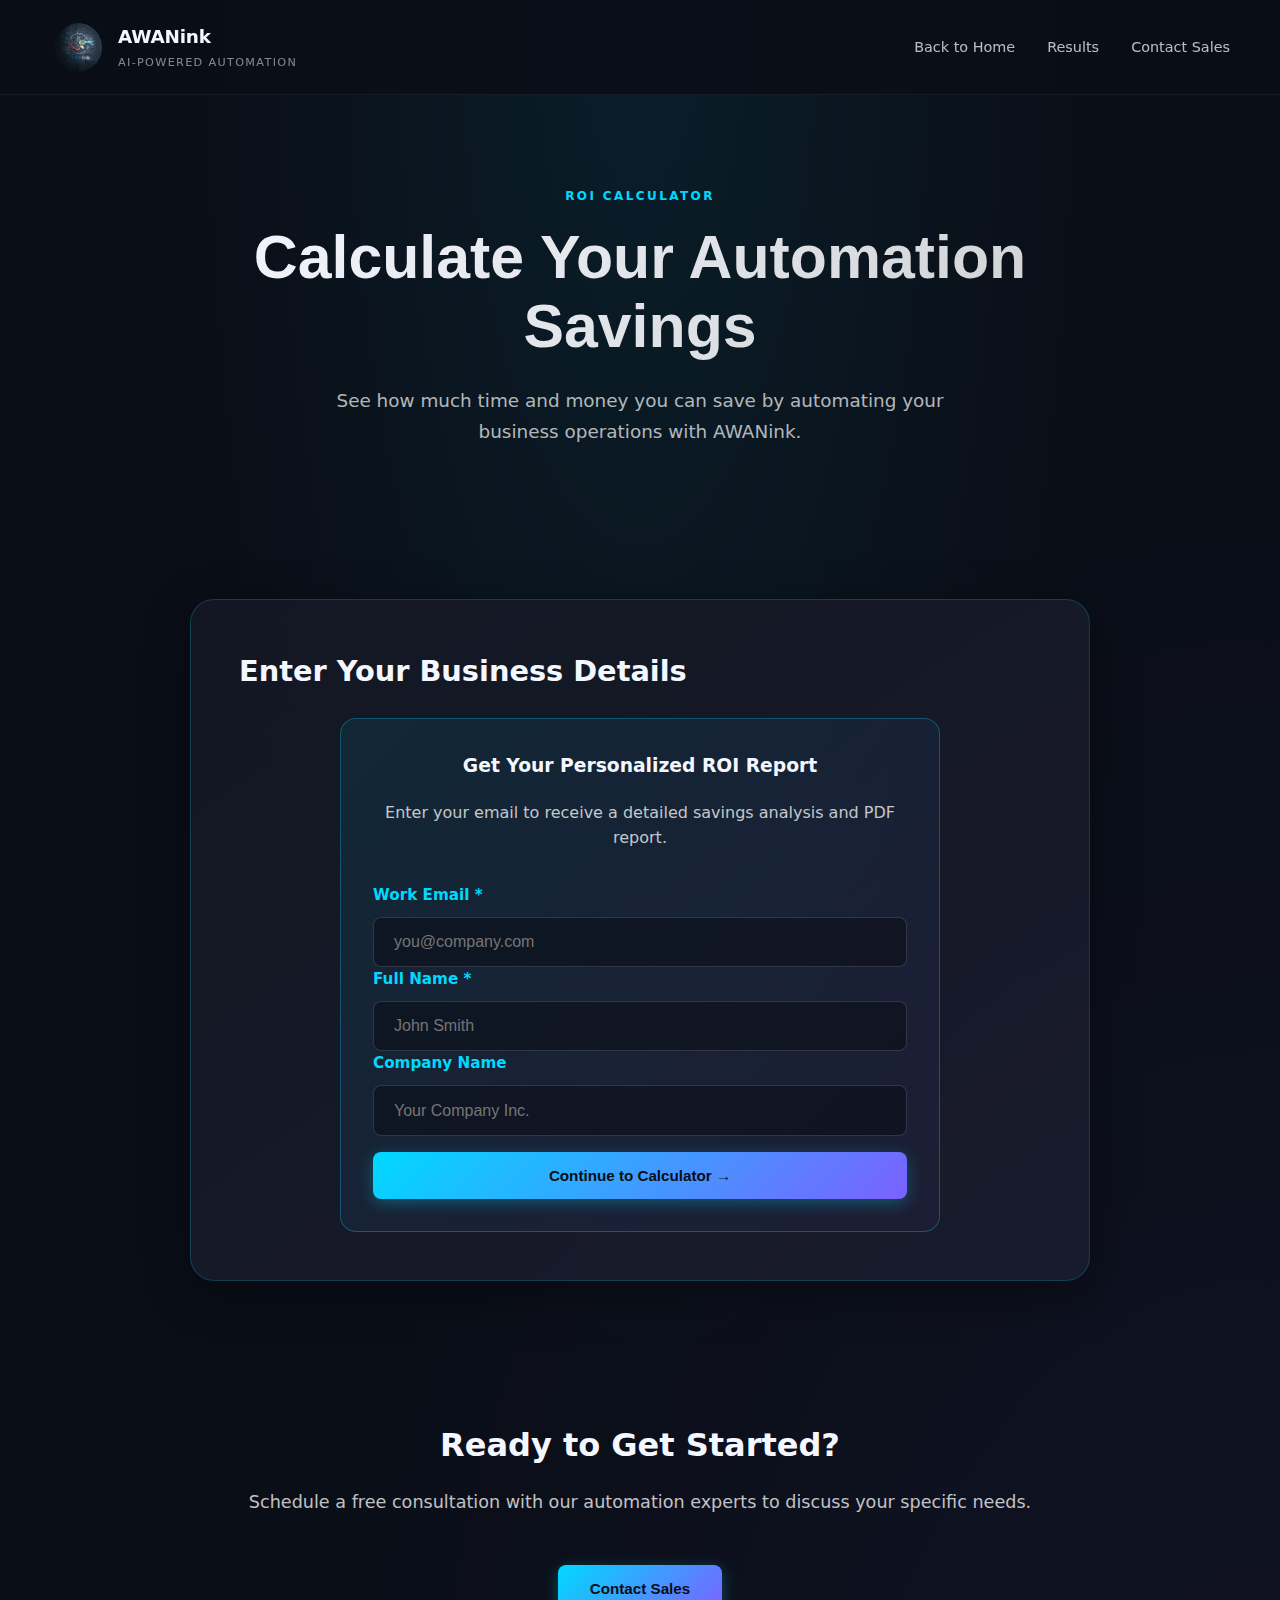
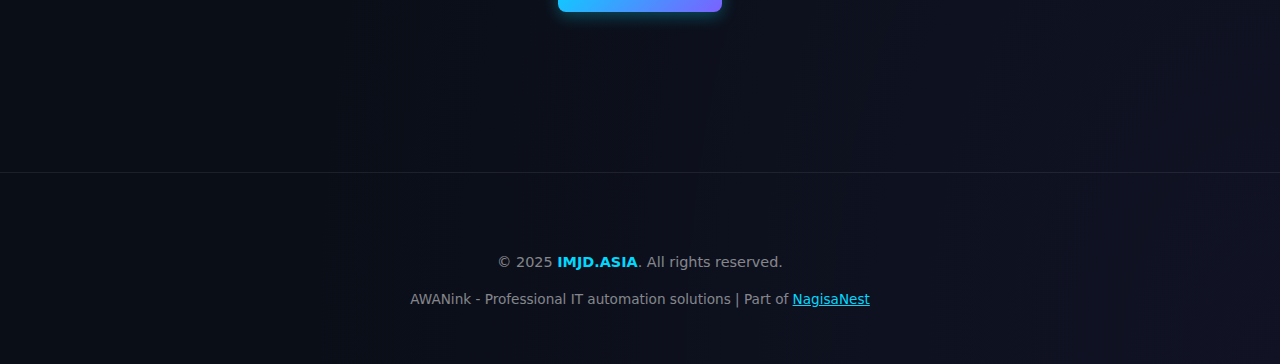
<file: tech-accelerator.html>
<!DOCTYPE html>
<html lang="en">
<head>
  <meta charset="UTF-8" />
  <meta name="viewport" content="width=device-width, initial-scale=1.0" />
  <title>ROI Calculator | AWANink</title>
  <meta name="description" content="Calculate your potential savings and ROI with AWANink automation solutions." />
  <link rel="stylesheet" href="./css/tech.css" />
  <style>
    .calculator-container {
      max-width: 900px;
      margin: 0 auto;
      padding: 3rem 0;
    }

    .calculator-card {
      background: linear-gradient(145deg, rgba(20, 24, 36, 0.95), rgba(27, 29, 47, 0.85));
      border: 1px solid rgba(0, 217, 255, 0.2);
      border-radius: 24px;
      padding: 3rem;
      box-shadow: 0 12px 48px rgba(0, 0, 0, 0.4);
    }

    .form-grid {
      display: grid;
      grid-template-columns: repeat(auto-fit, minmax(280px, 1fr));
      gap: 2rem;
      margin-top: 2rem;
    }

    .form-group {
      display: flex;
      flex-direction: column;
      gap: 0.6rem;
    }

    .form-group label {
      font-weight: 600;
      font-size: 0.95rem;
      color: var(--accent-primary);
    }

    .form-group input,
    .form-group select {
      padding: 0.95rem 1.25rem;
      border: 1px solid rgba(255, 255, 255, 0.15);
      border-radius: 8px;
      background: rgba(10, 14, 23, 0.6);
      color: var(--fg);
      font-size: 1rem;
      transition: border-color 0.2s ease;
    }

    .form-group input:focus,
    .form-group select:focus {
      outline: none;
      border-color: var(--accent-primary);
    }

    .form-group small {
      color: rgba(255, 255, 255, 0.6);
      font-size: 0.85rem;
    }

    .results-section {
      margin-top: 3rem;
      padding: 2.5rem;
      background: linear-gradient(135deg, rgba(0, 217, 255, 0.08), rgba(123, 97, 255, 0.05));
      border: 1px solid rgba(0, 217, 255, 0.3);
      border-radius: 20px;
    }

    .results-grid {
      display: grid;
      grid-template-columns: repeat(auto-fit, minmax(200px, 1fr));
      gap: 2rem;
      margin-top: 2rem;
    }

    .result-item {
      text-align: center;
    }

    .result-value {
      display: block;
      font-size: 2.5rem;
      font-weight: 700;
      color: var(--accent-primary);
      font-family: var(--font-display);
      margin-bottom: 0.5rem;
    }

    .result-label {
      font-size: 0.95rem;
      color: rgba(255, 255, 255, 0.75);
    }

    .calculate-btn {
      margin-top: 2rem;
      width: 100%;
    }

    .breakdown {
      margin-top: 2rem;
      padding-top: 2rem;
      border-top: 1px solid rgba(255, 255, 255, 0.1);
    }

    .breakdown h4 {
      margin-bottom: 1rem;
      color: var(--fg);
    }

    .breakdown-item {
      display: flex;
      justify-content: space-between;
      padding: 0.75rem 0;
      border-bottom: 1px solid rgba(255, 255, 255, 0.05);
    }

    .breakdown-item:last-child {
      border-bottom: none;
    }
  </style>
</head>
<body>
  <header class="site-header">
    <nav class="site-nav container" aria-label="Primary">
      <a class="logo" href="./index.html">
        <img src="./awanlink-logo.png" alt="AWANink Logo" />
        <div class="logo-text">
          <strong>AWANink</strong>
          <span>AI-Powered Automation</span>
        </div>
      </a>
      <div class="nav-links">
        <a href="./tech.html">Back to Home</a>
        <a href="#results">Results</a>
        <a href="#contact">Contact Sales</a>
      </div>
    </nav>
  </header>

  <main>
    <section class="hero container">
      <p class="section-label">ROI Calculator</p>
      <h1>Calculate Your Automation Savings</h1>
      <p class="lead">See how much time and money you can save by automating your business operations with AWANink.</p>
    </section>

    <section class="calculator-container container">
      <div class="calculator-card">
        <h2 style="margin-top: 0; font-size: 1.8rem;">Enter Your Business Details</h2>
        
        <!-- Lead Capture Form (shown first) -->
        <div id="lead-capture" style="max-width: 600px; margin: 0 auto; padding: 2rem; background: linear-gradient(135deg, rgba(0, 217, 255, 0.08), rgba(123, 97, 255, 0.05)); border: 1px solid rgba(0, 217, 255, 0.3); border-radius: 16px;">
          <h3 style="margin-top: 0; text-align: center;">Get Your Personalized ROI Report</h3>
          <p style="text-align: center; color: rgba(255,255,255,0.75); margin-bottom: 2rem;">Enter your email to receive a detailed savings analysis and PDF report.</p>
          
          <form id="lead-form">
            <div class="form-group">
              <label for="lead-email">Work Email *</label>
              <input type="email" id="lead-email" name="leadEmail" required placeholder="you@company.com" />
            </div>
            <div class="form-group">
              <label for="lead-name">Full Name *</label>
              <input type="text" id="lead-name" name="leadName" required placeholder="John Smith" />
            </div>
            <div class="form-group">
              <label for="lead-company">Company Name</label>
              <input type="text" id="lead-company" name="leadCompany" placeholder="Your Company Inc." />
            </div>
            <button type="submit" class="primary" style="width: 100%; margin-top: 1rem;">Continue to Calculator →</button>
          </form>
        </div>

        <!-- ROI Calculator Form (shown after lead capture) -->
        <form id="roi-calculator-form" style="display: none;">
          <div class="form-grid">
            <div class="form-group">
              <label for="employees">Number of Employees</label>
              <input type="number" id="employees" name="employees" min="1" value="10" required />
              <small>Full-time employees in your organization</small>
            </div>

            <div class="form-group">
              <label for="avg-hourly-rate">Average Hourly Rate ($)</label>
              <input type="number" id="avg-hourly-rate" name="avgHourlyRate" min="1" value="35" required />
              <small>Average cost per employee hour</small>
            </div>

            <div class="form-group">
              <label for="manual-hours">Manual Process Hours/Week</label>
              <input type="number" id="manual-hours" name="manualHours" min="1" value="40" required />
              <small>Hours spent on manual tasks per week</small>
            </div>

            <div class="form-group">
              <label for="error-rate">Current Error Rate (%)</label>
              <input type="number" id="error-rate" name="errorRate" min="0" max="100" value="5" required />
              <small>Percentage of tasks with errors</small>
            </div>

            <div class="form-group">
              <label for="error-cost">Average Cost per Error ($)</label>
              <input type="number" id="error-cost" name="errorCost" min="0" value="500" required />
              <small>Average cost to fix each error</small>
            </div>

            <div class="form-group">
              <label for="industry">Industry</label>
              <select id="industry" name="industry" required>
                <option value="finance">Finance & Accounting</option>
                <option value="healthcare">Healthcare</option>
                <option value="retail">Retail & E-commerce</option>
                <option value="manufacturing">Manufacturing</option>
                <option value="services">Professional Services</option>
                <option value="other">Other</option>
              </select>
              <small>Your primary industry</small>
            </div>
          </div>

          <button type="submit" class="primary calculate-btn">Calculate My ROI</button>
        </form>

        <div id="results" class="results-section" style="display: none;">
          <h3 style="margin-top: 0; text-align: center; font-size: 1.6rem;">Your Potential Savings</h3>
          
          <div class="results-grid">
            <div class="result-item">
              <span class="result-value" id="annual-savings">$0</span>
              <span class="result-label">Annual Savings</span>
            </div>
            <div class="result-item">
              <span class="result-value" id="time-saved">0</span>
              <span class="result-label">Hours Saved/Year</span>
            </div>
            <div class="result-item">
              <span class="result-value" id="roi-months">0</span>
              <span class="result-label">Months to ROI</span>
            </div>
            <div class="result-item">
              <span class="result-value" id="productivity-gain">0%</span>
              <span class="result-label">Productivity Gain</span>
            </div>
          </div>

          <div class="breakdown">
            <h4>Savings Breakdown</h4>
            <div class="breakdown-item">
              <span>Time Savings (87% reduction)</span>
              <strong id="time-savings-value">$0/year</strong>
            </div>
            <div class="breakdown-item">
              <span>Error Reduction (95% fewer errors)</span>
              <strong id="error-savings-value">$0/year</strong>
            </div>
            <div class="breakdown-item">
              <span>Efficiency Gains</span>
              <strong id="efficiency-value">$0/year</strong>
            </div>
            <div class="breakdown-item" style="margin-top: 1rem; padding-top: 1rem; border-top: 2px solid rgba(0, 217, 255, 0.3);">
              <span style="font-size: 1.1rem; font-weight: 600;">Total Annual Savings</span>
              <strong id="total-savings" style="font-size: 1.3rem; color: var(--accent-primary);">$0</strong>
            </div>
          </div>

          <div class="cta-row" style="margin-top: 2.5rem;">
            <button class="primary" type="button" onclick="window.location.href='#contact'">Schedule a Consultation</button>
            <button class="secondary" type="button" onclick="window.print()">Download Report</button>
          </div>
        </div>
      </div>
    </section>

    <section class="container" id="contact" style="padding: 4rem 0; text-align: center;">
      <h2 style="font-size: 2rem; margin-bottom: 1rem;">Ready to Get Started?</h2>
      <p style="font-size: 1.1rem; color: rgba(255, 255, 255, 0.75); margin-bottom: 2rem;">
        Schedule a free consultation with our automation experts to discuss your specific needs.
      </p>
      <div class="cta-row">
        <button class="primary" type="button">Contact Sales</button>
      </div>
    </section>
  </main>

  <footer class="site-footer">
    <div class="container">
      <p>&copy; 2025 <a href="https://imjd.asia" target="_blank" rel="noopener noreferrer" style="color: var(--accent-primary); text-decoration: none; font-weight: 600;">IMJD.ASIA</a>. All rights reserved.</p>
      <p style="margin-top: 0.5rem; font-size: 0.85rem;">
        AWANink - Professional IT automation solutions | Part of <a href="https://nagisanest.org/" target="_blank" rel="noopener noreferrer" style="color: var(--accent-primary); text-decoration: underline;">NagisaNest</a>
      </p>
    </div>
  </footer>

  <script type="module" src="./js/calculator.js"></script>
  <script>
    // Lead capture handling
    document.getElementById('lead-form')?.addEventListener('submit', function(e) {
      e.preventDefault();
      
      // Store lead info (in production, send to backend)
      const leadData = {
        email: document.getElementById('lead-email').value,
        name: document.getElementById('lead-name').value,
        company: document.getElementById('lead-company').value,
        timestamp: new Date().toISOString()
      };
      
      console.log('Lead captured:', leadData);
      // In production: fetch('/api/leads', { method: 'POST', body: JSON.stringify(leadData) });
      
      // Hide lead capture, show calculator
      document.getElementById('lead-capture').style.display = 'none';
      document.getElementById('roi-calculator-form').style.display = 'block';
      document.querySelector('.calculator-card h2').scrollIntoView({ behavior: 'smooth' });
    });
  </script>
</body>
</html>
</file>
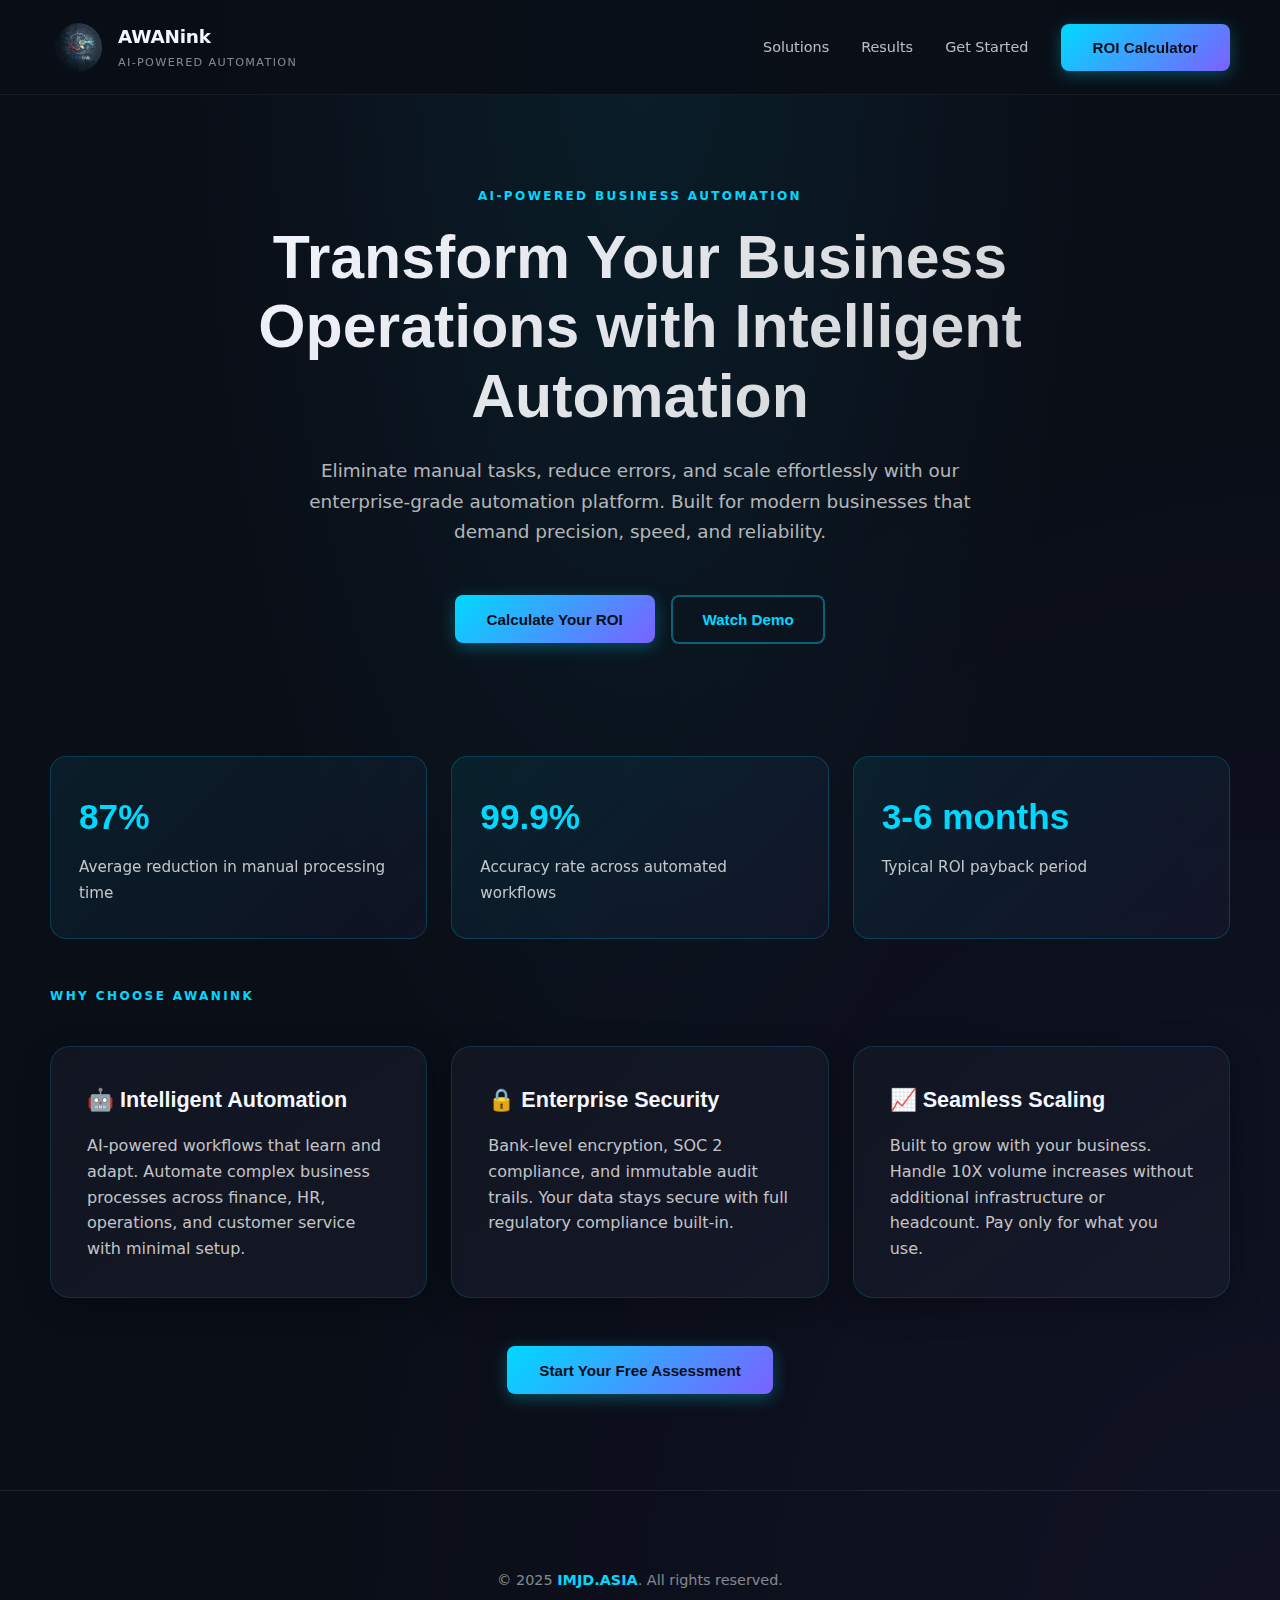
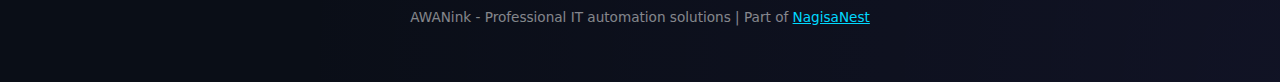
<file: tech.html>
<!DOCTYPE html>
<html lang="en">
<head>
  <meta charset="UTF-8" />
  <meta name="viewport" content="width=device-width, initial-scale=1.0" />
  <title>AWAN Executive Advantage | AWANink</title>
  <link rel="stylesheet" href="./css/tech.css" />
</head>
<body>
  <header class="site-header">
    <nav class="site-nav container" aria-label="Primary">
      <a class="logo" href="./index.html">
        <img src="./awanlink-logo.png" alt="AWANink Logo" />
        <div class="logo-text">
          <strong>AWANink</strong>
          <span>AI-Powered Automation</span>
        </div>
      </a>
      <div class="nav-links">
        <a href="#advantage">Solutions</a>
        <a href="#metrics">Results</a>
        <a href="#cta">Get Started</a>
        <a href="./tech-accelerator.html">
          <button class="primary" type="button">ROI Calculator</button>
        </a>
      </div>
    </nav>
  </header>

  <main>
    <section class="hero container" id="hero">
      <p class="section-label">AI-Powered Business Automation</p>
      <h1>Transform Your Business Operations with Intelligent Automation</h1>
      <p class="lead">Eliminate manual tasks, reduce errors, and scale effortlessly with our enterprise-grade automation platform. Built for modern businesses that demand precision, speed, and reliability.</p>
      <div class="cta-row">
        <a href="./tech-accelerator.html">
          <button class="primary" type="button">Calculate Your ROI</button>
        </a>
        <button class="secondary" type="button" onclick="openDemoModal()">Watch Demo</button>
      </div>
    </section>

    <!-- Demo Modal -->
    <div id="demo-modal" style="display: none; position: fixed; top: 0; left: 0; width: 100%; height: 100%; background: rgba(0, 0, 0, 0.9); z-index: 9999; align-items: center; justify-content: center;">
      <div style="position: relative; max-width: 900px; width: 90%; background: var(--gray-800); border-radius: 16px; padding: 2rem; border: 1px solid rgba(0, 217, 255, 0.3);">
        <button onclick="closeDemoModal()" style="position: absolute; top: 1rem; right: 1rem; background: transparent; border: none; color: white; font-size: 2rem; cursor: pointer; padding: 0.5rem; line-height: 1;">&times;</button>
        <h2 style="margin-top: 0; margin-bottom: 1.5rem;">AWANink Platform Demo</h2>
        <div style="position: relative; padding-bottom: 56.25%; height: 0; background: #000; border-radius: 8px;">
          <iframe id="demo-video" style="position: absolute; top: 0; left: 0; width: 100%; height: 100%; border: none; border-radius: 8px;" src="about:blank" allow="accelerometer; autoplay; clipboard-write; encrypted-media; gyroscope; picture-in-picture" allowfullscreen></iframe>
        </div>
        <p style="margin-top: 1.5rem; color: rgba(255, 255, 255, 0.75);">
          See how AWANink automates complex business processes and delivers measurable ROI in months, not years.
        </p>
      </div>
    </div>

    <script>
      function openDemoModal() {
        const modal = document.getElementById('demo-modal');
        const video = document.getElementById('demo-video');
        video.src = 'https://www.youtube.com/embed/dQw4w9WgXcQ?autoplay=1';
        modal.style.display = 'flex';
        document.body.style.overflow = 'hidden';
      }

      function closeDemoModal() {
        const modal = document.getElementById('demo-modal');
        const video = document.getElementById('demo-video');
        video.src = 'about:blank';
        modal.style.display = 'none';
        document.body.style.overflow = 'auto';
      }

      document.addEventListener('keydown', function(e) {
        if (e.key === 'Escape') closeDemoModal();
      });

      document.getElementById('demo-modal')?.addEventListener('click', function(e) {
        if (e.target === this) closeDemoModal();
      });
    </script>

    <section class="container" id="metrics">
      <div class="metrics-bar" role="list">
        <article class="metric" role="listitem">
          <strong>87%</strong>
          <span>Average reduction in manual processing time</span>
        </article>
        <article class="metric" role="listitem">
          <strong>99.9%</strong>
          <span>Accuracy rate across automated workflows</span>
        </article>
        <article class="metric" role="listitem">
          <strong>3-6 months</strong>
          <span>Typical ROI payback period</span>
        </article>
      </div>
    </section>

    <section class="container" id="advantage">
      <p class="section-label">Why Choose AWANink</p>
      <div class="grid-3">
        <article class="card">
          <h3>🤖 Intelligent Automation</h3>
          <p>AI-powered workflows that learn and adapt. Automate complex business processes across finance, HR, operations, and customer service with minimal setup.</p>
        </article>
        <article class="card">
          <h3>🔒 Enterprise Security</h3>
          <p>Bank-level encryption, SOC 2 compliance, and immutable audit trails. Your data stays secure with full regulatory compliance built-in.</p>
        </article>
        <article class="card">
          <h3>📈 Seamless Scaling</h3>
          <p>Built to grow with your business. Handle 10X volume increases without additional infrastructure or headcount. Pay only for what you use.</p>
        </article>
      </div>
      <div class="cta-row" id="cta">
        <a href="./tech-accelerator.html">
          <button class="primary" type="button">Start Your Free Assessment</button>
        </a>
      </div>
    </section>
  </main>

  <footer class="site-footer">
    <div class="container">
      <p>&copy; 2025 <a href="https://imjd.asia" target="_blank" rel="noopener noreferrer" style="color: var(--accent-primary); text-decoration: none; font-weight: 600;">IMJD.ASIA</a>. All rights reserved.</p>
      <p style="margin-top: 0.5rem; font-size: 0.85rem;">
        AWANink - Professional IT automation solutions | Part of <a href="https://nagisanest.org/" target="_blank" rel="noopener noreferrer" style="color: var(--accent-primary); text-decoration: underline;">NagisaNest</a>
      </p>
    </div>
  </footer>
</body>
</html>
</file>
<file: css/base.css>
/* Base styling for AWANink - Professional IT Automation Platform */
:root {
  color-scheme: dark;
  --bg: #0a0e17;
  --fg: #f5f7ff;
  --accent-primary: #00d9ff;
  --accent-secondary: #7b61ff;
  --accent-success: #00ff88;
  --gray-900: #0f111b;
  --gray-800: #141824;
  --gray-700: #1b1d2f;
  --gray-600: #252942;
  --gray-500: #2f3145;
  --container-width: min(1180px, 94%);
  --font-body: -apple-system, BlinkMacSystemFont, "Segoe UI", system-ui, sans-serif;
  --font-display: "Space Grotesk", "Inter", -apple-system, sans-serif;
*, *::before, *::after {
  box-sizing: border-box;
}

body {
  margin: 0;
  min-height: 100vh;
  font-family: var(--font-body);
  background: radial-gradient(ellipse at top, rgba(0, 217, 255, 0.08), transparent 50%),
              radial-gradient(ellipse at bottom right, rgba(123, 97, 255, 0.06), transparent 55%),
              var(--bg);
  color: var(--fg);
  line-height: 1.6;
}

a {
  color: inherit;
  text-decoration: none;
}

.container {
  width: var(--container-width);
  margin: 0 auto;
}

/* Header & Navigation */
header.site-header {
  position: sticky;
  top: 0;
  z-index: 100;
  padding: 1.2rem 0;
  border-bottom: 1px solid rgba(255, 255, 255, 0.06);
  background: rgba(10, 14, 23, 0.92);
  backdrop-filter: blur(20px);
}

nav.site-nav {
  display: flex;
  align-items: center;
  justify-content: space-between;
  gap: 2rem;
}

.logo {
  display: flex;
  align-items: center;
  gap: 0.75rem;
  font-weight: 600;
  font-size: 1.1rem;
}

.logo img {
  height: 56px;
  width: auto;
  display: block;
}

.logo-text {
  display: flex;
  flex-direction: column;
  gap: 0.15rem;
}

.logo-text strong {
  font-size: 1.15rem;
  letter-spacing: -0.01em;
  color: var(--fg);
}

.logo-text span {
  font-size: 0.7rem;
  text-transform: uppercase;
  letter-spacing: 0.12em;
  color: rgba(255, 255, 255, 0.5);
  font-weight: 500;
}

.nav-links {
  display: flex;
  align-items: center;
  gap: 2rem;
}

.nav-links > a:not(:has(button)) {
  font-size: 0.9rem;
  font-weight: 500;
  color: rgba(255, 255, 255, 0.72);
  transition: color 0.2s ease;
  position: relative;
}

.nav-links > a:not(:has(button)):hover,
.nav-links > a:not(:has(button)):focus {
  color: var(--accent-primary);
}

.nav-links > a:not(:has(button))::after {
  content: '';
  position: absolute;
  bottom: -4px;
  left: 0;
  width: 0;
  height: 2px;
  background: var(--accent-primary);
  transition: width 0.3s ease;
}

.nav-links > a:not(:has(button)):hover::after {
  width: 100%;
}

/* Hero Section */
.hero {
  padding: 5rem 0 4rem;
  text-align: center;
}

.hero h1 {
  font-family: var(--font-display);
  font-size: clamp(2.2rem, 5vw, 3.8rem);
  line-height: 1.15;
  margin: 0 auto 1.5rem;
  max-width: 900px;
  font-weight: 700;
  background: linear-gradient(135deg, var(--fg) 0%, rgba(255,255,255,0.8) 100%);
  -webkit-background-clip: text;
  background-clip: text;
  -webkit-text-fill-color: transparent;
}

.hero p.lead {
  max-width: 680px;
  margin: 0 auto 2.5rem;
  font-size: 1.15rem;
  color: rgba(255, 255, 255, 0.7);
  line-height: 1.65;
}

/* Metrics Section */
.metrics-bar {
  margin: 3rem 0;
  display: grid;
  grid-template-columns: repeat(auto-fit, minmax(260px, 1fr));
  gap: 1.5rem;
}

.metric {
  backdrop-filter: blur(16px);
  background: linear-gradient(135deg, rgba(0, 217, 255, 0.08), rgba(123, 97, 255, 0.05));
  border: 1px solid rgba(0, 217, 255, 0.2);
  border-radius: 16px;
  padding: 2rem 1.75rem;
  transition: transform 0.3s ease, border-color 0.3s ease;
}

.metric:hover {
  transform: translateY(-4px);
  border-color: rgba(0, 217, 255, 0.4);
}

.metric strong {
  display: block;
  font-size: 2.2rem;
  font-family: var(--font-display);
  margin-bottom: 0.6rem;
  color: var(--accent-primary);
  font-weight: 700;
}

.metric span {
  font-size: 0.95rem;
  line-height: 1.5;
  color: rgba(255, 255, 255, 0.75);
}

/* Section Labels & Content */
.section-label {
  font-size: 0.75rem;
  text-transform: uppercase;
  letter-spacing: 0.2em;
  color: var(--accent-primary);
  margin-bottom: 1rem;
  font-weight: 600;
}

.grid-3 {
  display: grid;
  grid-template-columns: repeat(auto-fit, minmax(280px, 1fr));
  gap: 1.5rem;
  margin-top: 2.5rem;
}

.card {
  padding: 2.25rem;
  border-radius: 20px;
  background: linear-gradient(145deg, rgba(20, 24, 36, 0.8), rgba(27, 29, 47, 0.6));
  border: 1px solid rgba(0, 217, 255, 0.15);
  box-shadow: 0 8px 32px rgba(0, 0, 0, 0.3);
  transition: transform 0.3s ease, border-color 0.3s ease, box-shadow 0.3s ease;
}

.card:hover {
  transform: translateY(-6px);
  border-color: rgba(0, 217, 255, 0.35);
  box-shadow: 0 12px 48px rgba(0, 217, 255, 0.15);
}

.card h3 {
  margin: 0 0 1rem;
  font-family: var(--font-display);
  font-size: 1.35rem;
  font-weight: 600;
  color: var(--fg);
}

.card p {
  margin: 0;
  line-height: 1.6;
  color: rgba(255, 255, 255, 0.75);
}

.cta-row {
  margin-top: 3rem;
  display: flex;
  justify-content: center;
  gap: 1rem;
}

/* Footer */
footer.site-footer {
  padding: 4rem 0 2.5rem;
  margin-top: 6rem;
  border-top: 1px solid rgba(255, 255, 255, 0.08);
  font-size: 0.9rem;
  color: rgba(255, 255, 255, 0.5);
  text-align: center;
}

/* Buttons */
button.primary {
  border: none;
  border-radius: 8px;
  padding: 0.95rem 2rem;
  font-size: 0.95rem;
  font-weight: 600;
  color: #0a0e17;
  background: linear-gradient(135deg, var(--accent-primary), var(--accent-secondary));
  box-shadow: 0 4px 16px rgba(0, 217, 255, 0.3);
  cursor: pointer;
  transition: transform 0.2s ease, box-shadow 0.2s ease;
}

button.primary:hover {
  transform: translateY(-2px);
  box-shadow: 0 6px 24px rgba(0, 217, 255, 0.45);
}

button.secondary {
  border: 2px solid rgba(0, 217, 255, 0.4);
  border-radius: 8px;
  padding: 0.85rem 1.85rem;
  font-size: 0.95rem;
  font-weight: 600;
  color: var(--accent-primary);
  background: transparent;
  cursor: pointer;
  transition: all 0.2s ease;
}

button.secondary:hover {
  background: rgba(0, 217, 255, 0.1);
  border-color: var(--accent-primary);
}

/* Responsive Design */
@media (max-width: 768px) {
  nav.site-nav {
    flex-direction: column;
    align-items: flex-start;
    gap: 1.5rem;
  }

  .nav-links {
    flex-wrap: wrap;
    gap: 1rem;
  }

  .hero {
    padding: 3rem 0 2.5rem;
  }

  .hero h1 {
    font-size: clamp(1.8rem, 8vw, 2.5rem);
  }

  .grid-3 {
    grid-template-columns: 1fr;
  }

  button.primary,
  button.secondary {
    width: 100%;
  }

  .cta-row {
    flex-direction: column;
  }
}
</file>
<file: css/practical.css>
@import url('./base.css');

/* Practical variant styling - same professional look */
body {
	background: radial-gradient(ellipse at top left, rgba(0, 217, 255, 0.12), transparent 50%),
							radial-gradient(ellipse at bottom right, rgba(123, 97, 255, 0.1), transparent 55%),
							#0a0e17;
}
</file>
<file: css/tech.css>
@import url('./base.css');

/* Tech variant styling - sleek and modern */
body {
	background: radial-gradient(ellipse at top left, rgba(0, 217, 255, 0.12), transparent 50%),
							radial-gradient(ellipse at bottom right, rgba(123, 97, 255, 0.1), transparent 55%),
							#0a0e17;
}

.hero h1 {
	background: linear-gradient(135deg, #00d9ff, #7b61ff);
	-webkit-background-clip: text;
	background-clip: text;
	-webkit-text-fill-color: transparent;
}

.card {
	border-color: rgba(0, 217, 255, 0.25);
}

.card:hover {
	border-color: rgba(0, 217, 255, 0.45);
	box-shadow: 0 12px 48px rgba(0, 217, 255, 0.2);
}

.metric strong {
	color: var(--accent-primary);
}
</file>
